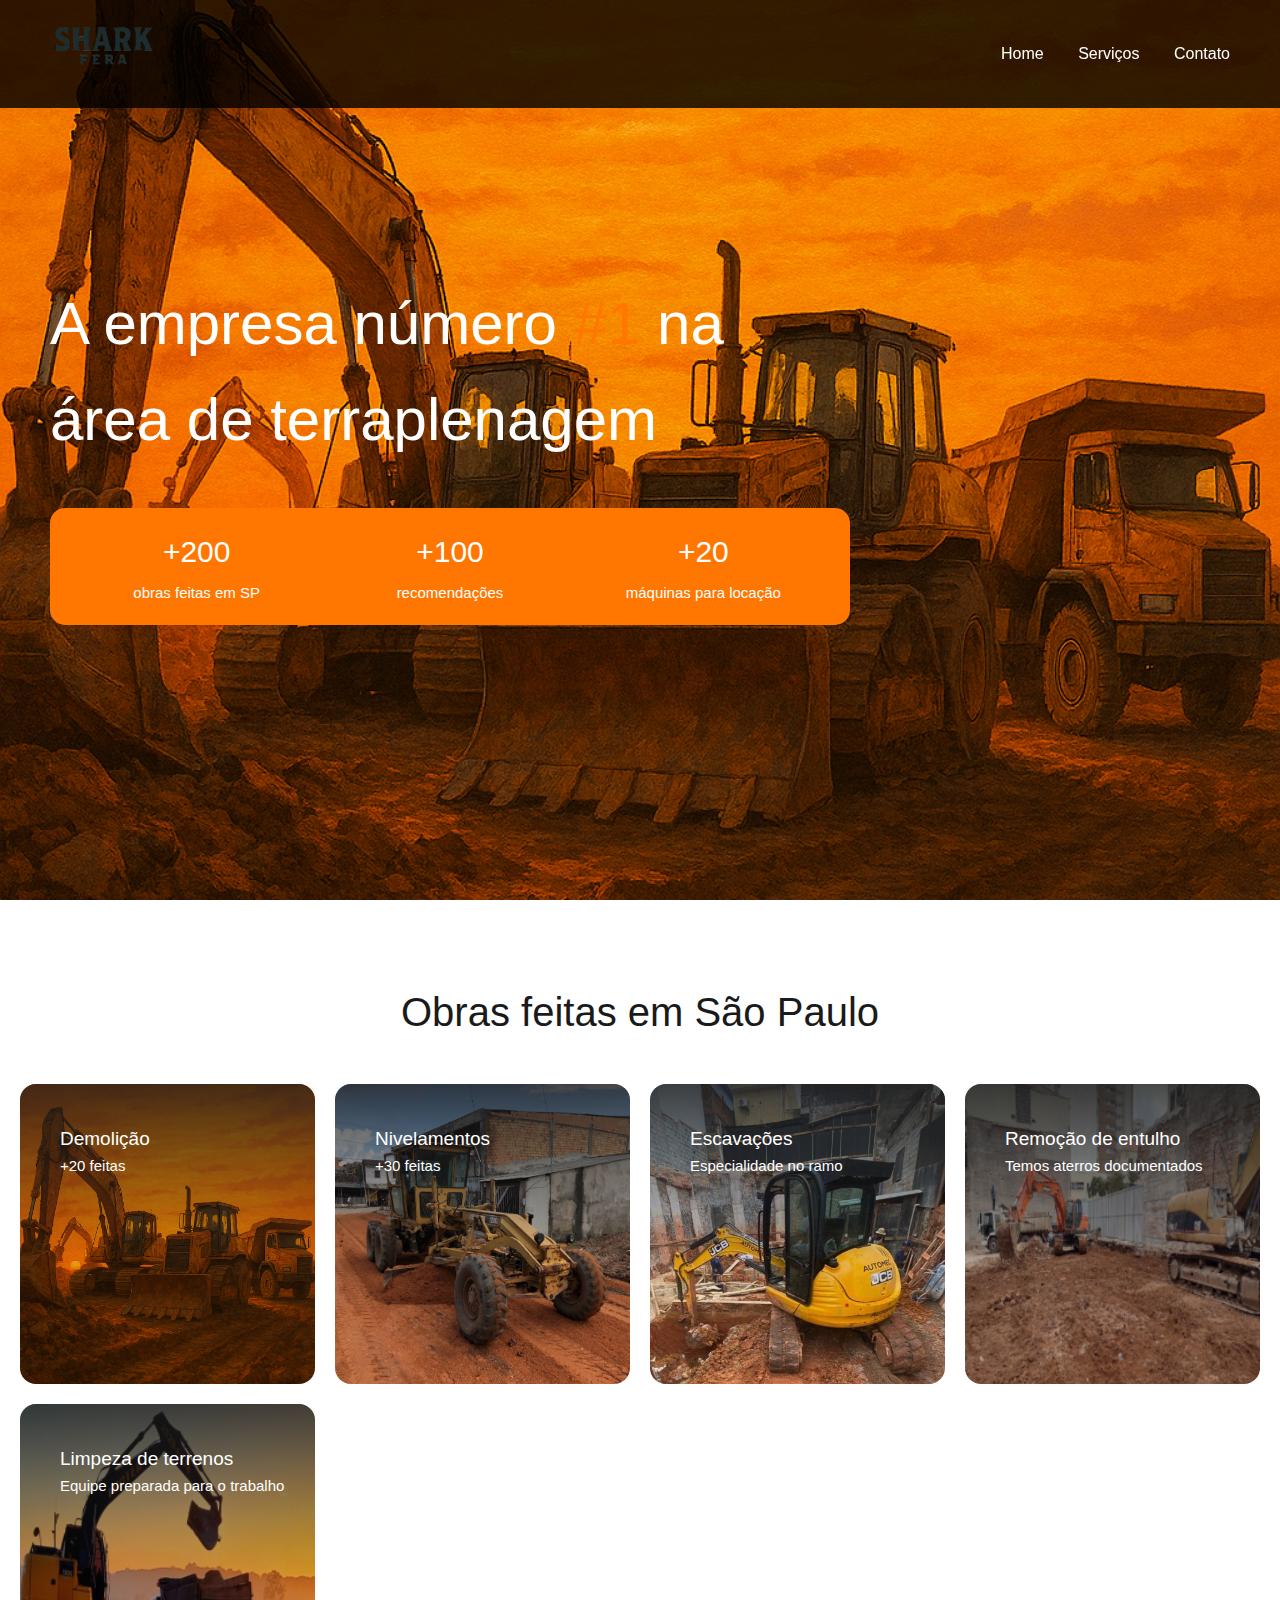
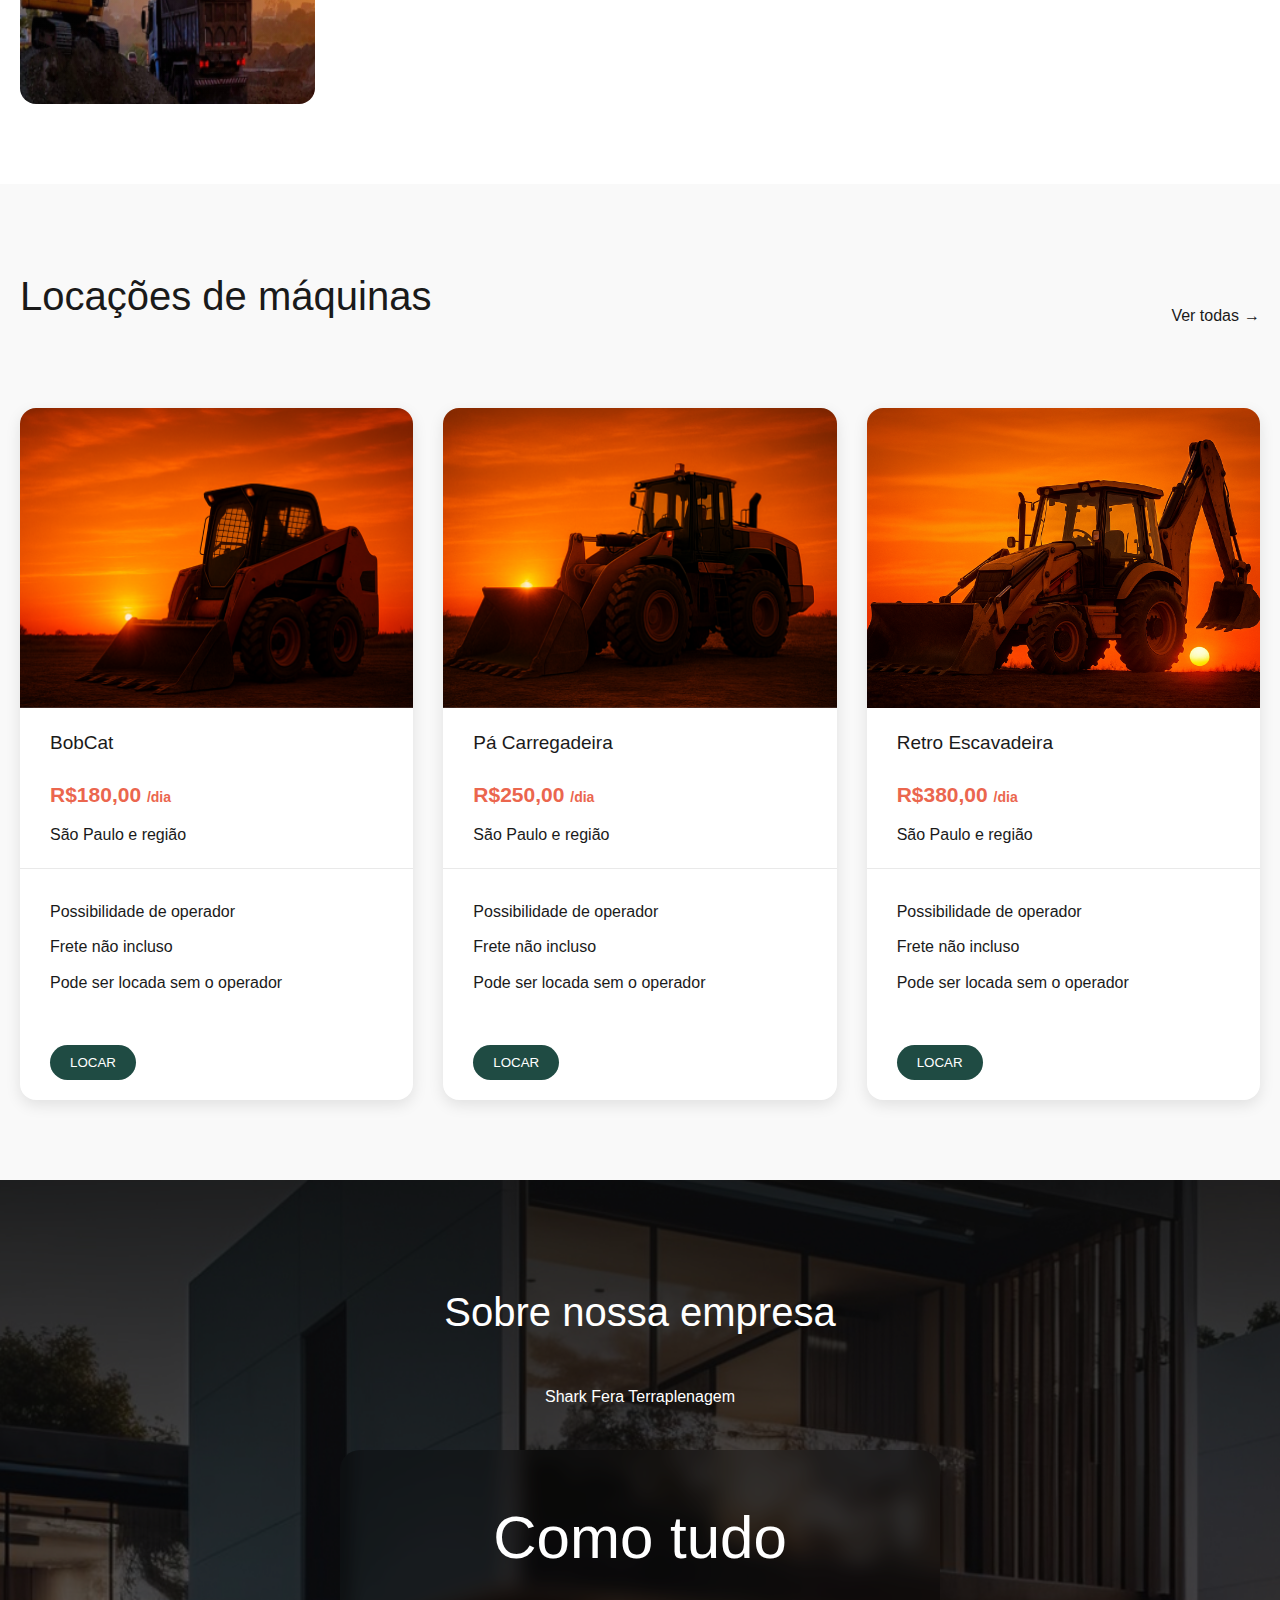
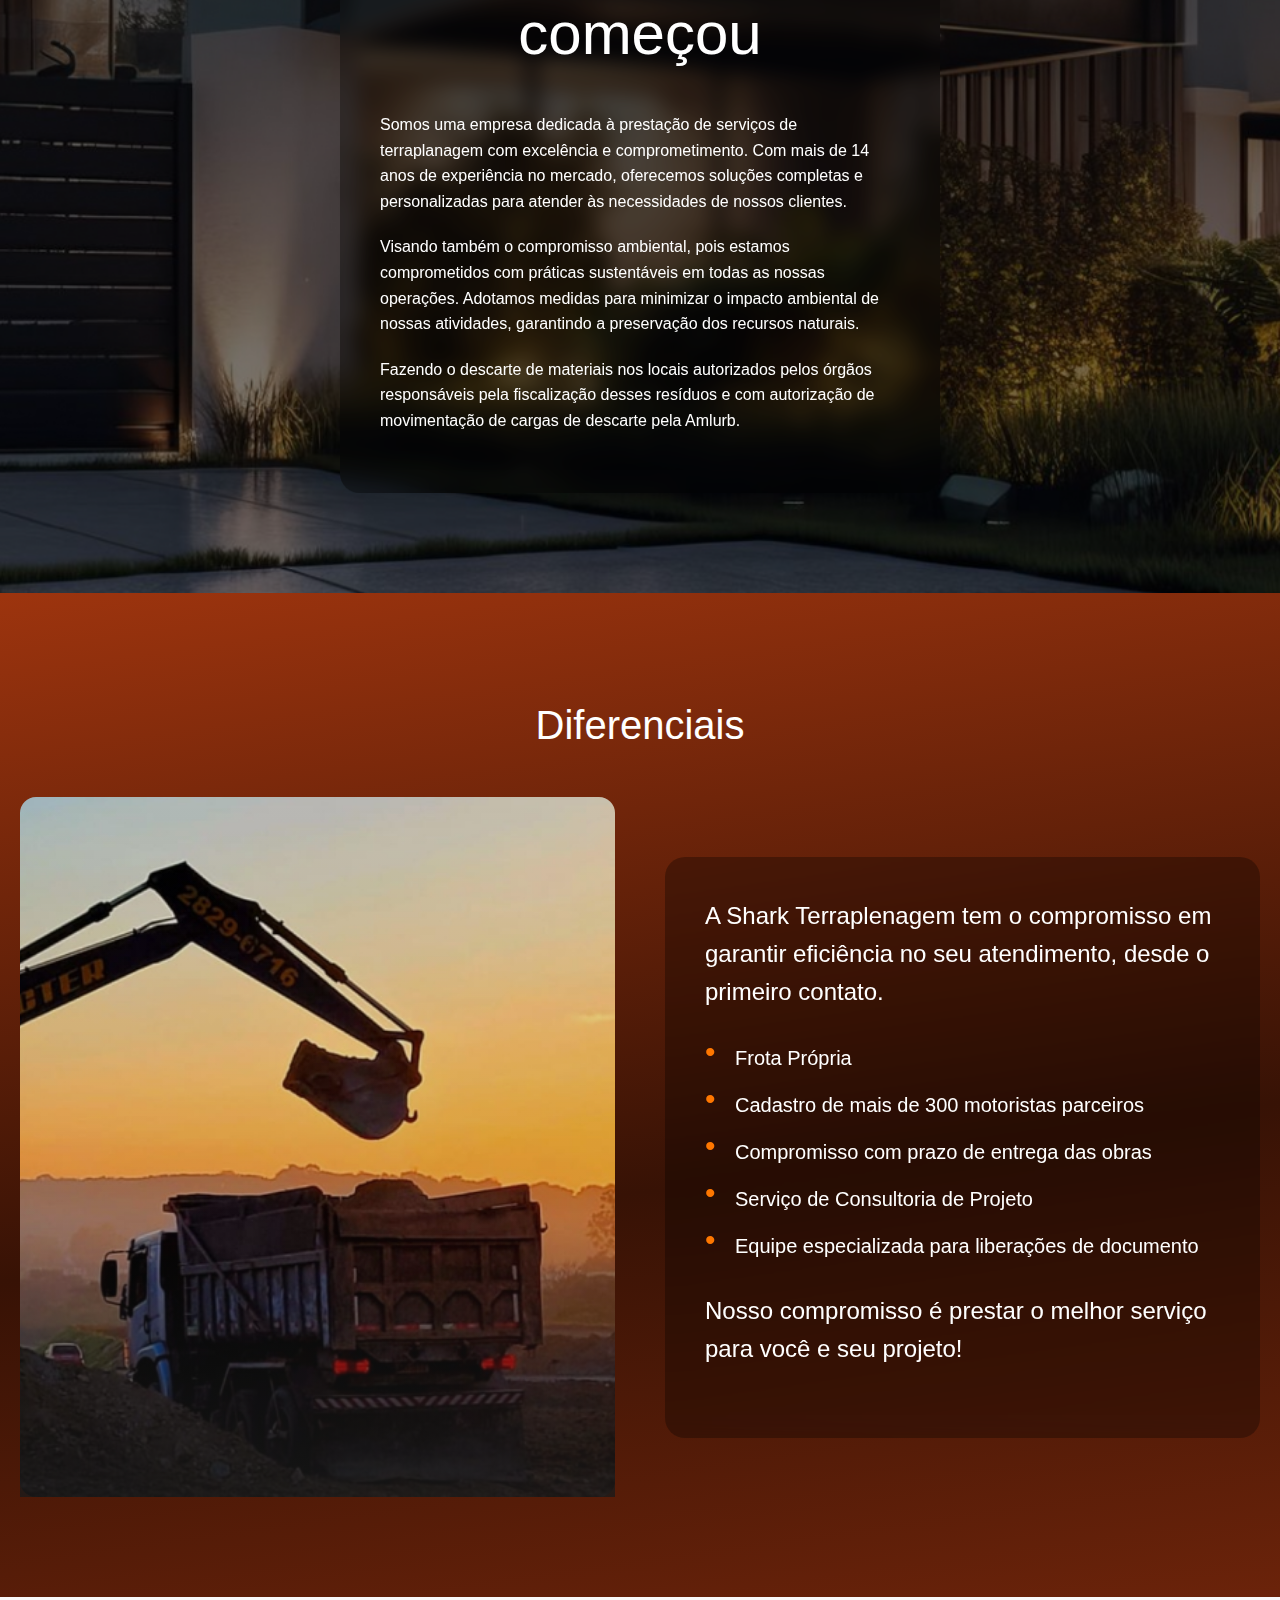
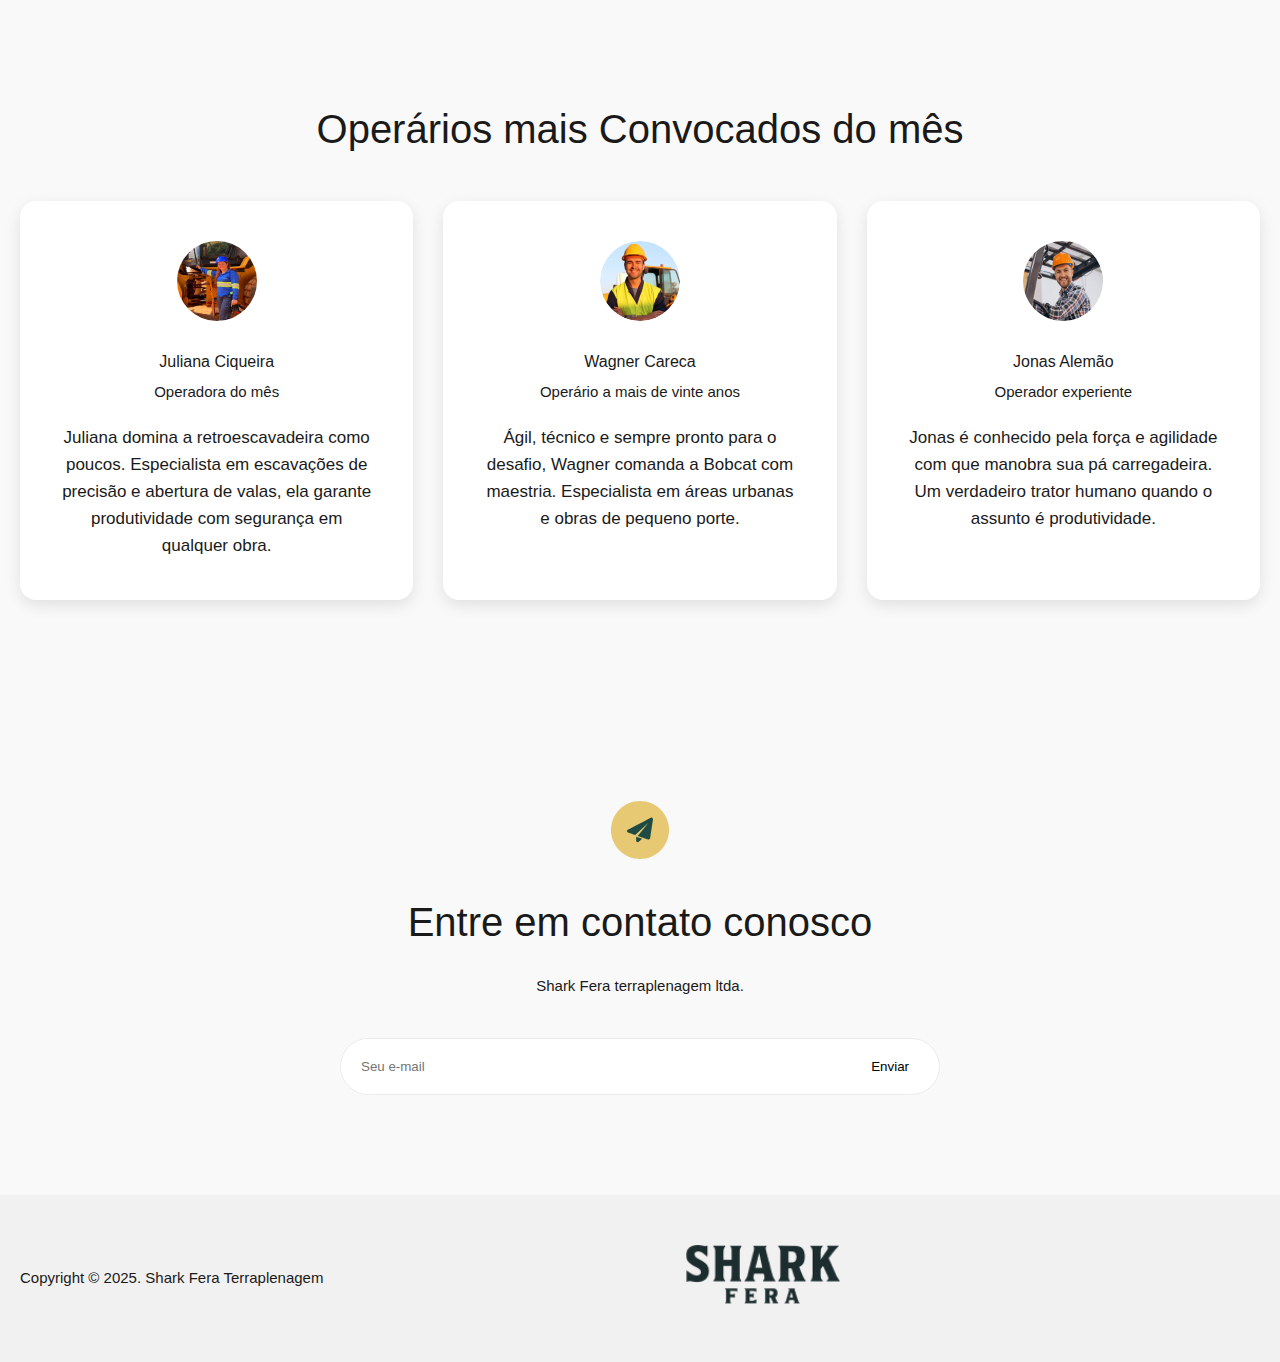
<file: htmlWork/index.html>
<!DOCTYPE html>
<html lang="pt-BR">
<head>
  <meta charset="UTF-8">
  <meta name="viewport" content="width=device-width, initial-scale=1.0">
  <title>Shark Fera Terraplenagem</title>
  <link rel="stylesheet" href="style.css">
</head>
<body>
  <header class="header">
    <div class="logo">
      <img src="shark-fera-logo-no-bg-80.png" alt="Shark Fera Logo">
    </div>
    <nav class="nav">
      <a href="#">Home</a>
      <a href="#">Serviços</a>
      <a href="#">Contato</a>
    </nav>
  </header>

  <section class="hero">
    <div class="hero-content">
      <h1>A empresa número <span>#1</span> na área de terraplenagem</h1>
      <div class="stats">
        <div class="stat-item">
          <div class="stat-number">+200</div>
          <div class="stat-label">obras feitas em SP</div>
        </div>
        <div class="stat-item">
          <div class="stat-number">+100</div>
          <div class="stat-label">recomendações</div>
        </div>
        <div class="stat-item">
          <div class="stat-number">+20</div>
          <div class="stat-label">máquinas para locação</div>
        </div>
      </div>
    </div>
  </section>

  <section class="services">
    <h2>Obras feitas em São Paulo</h2>
    <div class="services-grid">
      <div class="service-card">
        <div class="service-image" style="background-image: url('h-101-jpg0.png')"></div>
        <h3>Demolição</h3>
        <p>+20 feitas</p>
      </div>
      <div class="service-card">
        <div class="service-image" style="background-image: url('h-102-jpg0.png')"></div>
        <h3>Nivelamentos</h3>
        <p>+30 feitas</p>
      </div>
      <div class="service-card">
        <div class="service-image" style="background-image: url('h-103-jpg0.png')"></div>
        <h3>Escavações</h3>
        <p>Especialidade no ramo</p>
      </div>
      <div class="service-card">
        <div class="service-image" style="background-image: url('h-104-jpg0.png')"></div>
        <h3>Remoção de entulho</h3>
        <p>Temos aterros documentados</p>
      </div>
      <div class="service-card">
        <div class="service-image" style="background-image: url('h-105-jpg0.png')"></div>
        <h3>Limpeza de terrenos</h3>
        <p>Equipe preparada para o trabalho</p>
      </div>
    </div>
  </section>

  <section class="machines">
    <div class="section-header">
      <h2>Locações de máquinas</h2>
      <a href="#" class="view-all">Ver todas</a>
    </div>
    
    <div class="machines-grid">
      <div class="machine-card">
        <div class="machine-image" style="background-image: url('link-p-13-516-x-360-jpg0.png')"></div>
        <h3>BobCat</h3>
        <div class="price">R$180,00 <span>/dia</span></div>
        <p>São Paulo e região</p>
        <div class="details">
          <p>Possibilidade de operador</p>
          <p>Frete não incluso</p>
          <p>Pode ser locada sem o operador</p>
        </div>
        <button class="rent-btn">Locar</button>
      </div>
      
      <div class="machine-card">
        <div class="machine-image" style="background-image: url('link-p-15-516-x-360-jpg0.png')"></div>
        <h3>Pá Carregadeira</h3>
        <div class="price">R$250,00 <span>/dia</span></div>
        <p>São Paulo e região</p>
        <div class="details">
          <p>Possibilidade de operador</p>
          <p>Frete não incluso</p>
          <p>Pode ser locada sem o operador</p>
        </div>
        <button class="rent-btn">Locar</button>
      </div>
      
      <div class="machine-card">
        <div class="machine-image" style="background-image: url('link-p-16-516-x-360-jpg0.png')"></div>
        <h3>Retro Escavadeira</h3>
        <div class="price">R$380,00 <span>/dia</span></div>
        <p>São Paulo e região</p>
        <div class="details">
          <p>Possibilidade de operador</p>
          <p>Frete não incluso</p>
          <p>Pode ser locada sem o operador</p>
        </div>
        <button class="rent-btn">Locar</button>
      </div>
    </div>
  </section>

  <section class="about">
    <h2>Sobre nossa empresa</h2>
    <p class="company-name">Shark Fera Terraplenagem</p>
    
    <div class="about-content">
      <div class="about-text">
        <h3>Como tudo começou</h3>
        <p>Somos uma empresa dedicada à prestação de serviços de terraplanagem com excelência e comprometimento. Com mais de 14 anos de experiência no mercado, oferecemos soluções completas e personalizadas para atender às necessidades de nossos clientes.</p>
        <p>Visando também o compromisso ambiental, pois estamos comprometidos com práticas sustentáveis em todas as nossas operações. Adotamos medidas para minimizar o impacto ambiental de nossas atividades, garantindo a preservação dos recursos naturais.</p>
        <p>Fazendo o descarte de materiais nos locais autorizados pelos órgãos responsáveis pela fiscalização desses resíduos e com autorização de movimentação de cargas de descarte pela Amlurb.</p>
      </div>
    </div>
  </section>

  <section class="differentials">
    <h2>Diferenciais</h2>
    <div class="differentials-content">
      <div class="differentials-image"></div>
      <div class="differentials-list">
        <p>A Shark Terraplenagem tem o compromisso em garantir eficiência no seu atendimento, desde o primeiro contato.</p>
        <ul>
          <li>Frota Própria</li>
          <li>Cadastro de mais de 300 motoristas parceiros</li>
          <li>Compromisso com prazo de entrega das obras</li>
          <li>Serviço de Consultoria de Projeto</li>
          <li>Equipe especializada para liberações de documento</li>
        </ul>
        <p>Nosso compromisso é prestar o melhor serviço para você e seu projeto!</p>
      </div>
    </div>
  </section>

  <section class="team">
    <h2>Operários mais Convocados do mês</h2>
    
    <div class="team-grid">
      <div class="team-member">
        <img src="test-1-png0.png" alt="Juliana Ciqueira">
        <h3>Juliana Ciqueira</h3>
        <p class="position">Operadora do mês</p>
        <p class="description">Juliana domina a retroescavadeira como poucos. Especialista em escavações de precisão e abertura de valas, ela garante produtividade com segurança em qualquer obra.</p>
      </div>
      
      <div class="team-member">
        <img src="div-avarta1.png" alt="Wagner Careca">
        <h3>Wagner Careca</h3>
        <p class="position">Operário a mais de vinte anos</p>
        <p class="description">Ágil, técnico e sempre pronto para o desafio, Wagner comanda a Bobcat com maestria. Especialista em áreas urbanas e obras de pequeno porte.</p>
      </div>
      
      <div class="team-member">
        <img src="_6-jpg0.png" alt="Jonas Alemão">
        <h3>Jonas Alemão</h3>
        <p class="position">Operador experiente</p>
        <p class="description">Jonas é conhecido pela força e agilidade com que manobra sua pá carregadeira. Um verdadeiro trator humano quando o assunto é produtividade.</p>
      </div>
    </div>
  </section>

  <section class="contact">
    <div class="contact-icon">
      <img src="mail-2-svg1.svg" alt="Ícone de email">
    </div>
    <h2>Entre em contato conosco</h2>
    <p class="company-info">Shark Fera terraplenagem ltda.</p>
    
    <form class="contact-form">
      <input type="email" placeholder="Seu e-mail">
      <button type="submit">Enviar</button>
    </form>
  </section>

  <footer class="footer">
    <div class="footer-content">
      <div class="copyright">
        Copyright © 2025. Shark Fera Terraplenagem
      </div>
      <div class="footer-logo">
        <img src="shark-fera-logo-no-bg-90.png" alt="Shark Fera Logo">
      </div>
      <div class="social-links">
        <a href="#"><i class="fab fa-facebook"></i></a>
        <a href="#"><i class="fab fa-twitter"></i></a>
        <a href="#"><i class="fab fa-instagram"></i></a>
        <a href="#"><i class="fab fa-linkedin"></i></a>
      </div>
    </div>
  </footer>
</body>
</html>
</file>
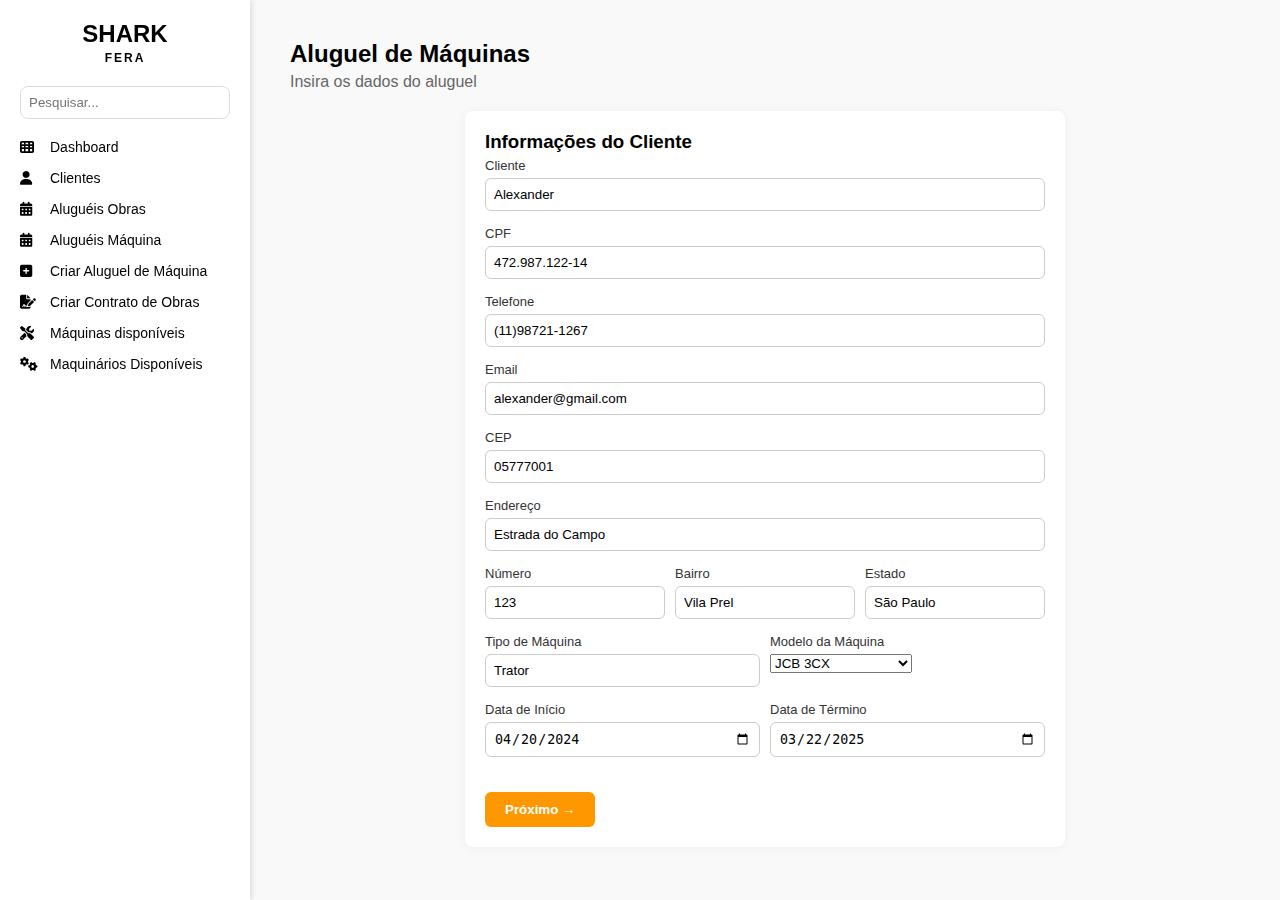
<file: AluguelMaquina/aula .html>
<!DOCTYPE html>
<html lang="pt-BR">
<head>
  <meta charset="UTF-8">
  <title>Shark Fera - Aluguel de Máquinas</title>
  <link href="https://cdnjs.cloudflare.com/ajax/libs/font-awesome/6.5.0/css/all.min.css" rel="stylesheet">
  <link rel="stylesheet" href="AluguelMaquina.css">
</head>
<body>
  <div class="barra-lateral">
    <div class="logo">
      <span>SHARK</span>
      <small>FERA</small>
    </div>
    <div class="caixa-pesquisa">
      <input type="text" placeholder="Pesquisar...">
    </div>
    <ul class="menu">
      <li><i class="fas fa-th"></i> Dashboard</li>
      <li><i class="fas fa-user"></i> Clientes</li>
      <li><i class="fas fa-calendar-alt"></i> Aluguéis Obras</li>
      <li><i class="fas fa-calendar-alt"></i> Aluguéis Máquina</li>
      <li><i class="fas fa-plus-square"></i> Criar Aluguel de Máquina</li>
      <li><i class="fas fa-file-signature"></i> Criar Contrato de Obras</li>
      <li><i class="fas fa-tools"></i> Máquinas disponíveis</li>
      <li><i class="fas fa-cogs"></i> Maquinários Disponíveis</li>
    </ul>
  </div>

  <div class="conteudo">
    <h1>Aluguel de Máquinas</h1>
    <p>Insira os dados do aluguel</p>

    <div class="cartao">
      <h3>Informações do Cliente</h3>
      <div class="grupo-formulario">
        <label>Cliente</label>
        <input type="text" value="Alexander">
      </div>
      <div class="grupo-formulario">
        <label>CPF</label>
        <input type="text" value="472.987.122-14">
      </div>
      <div class="grupo-formulario">
        <label>Telefone</label>
        <input type="text" value="(11)98721-1267">
      </div>
      <div class="grupo-formulario">
        <label>Email</label>
        <input type="email" value="alexander@gmail.com">
      </div>
      <div class="grupo-formulario">
        <label>CEP</label>
        <input type="text" value="05777001">
      </div>
      <div class="grupo-formulario">
        <label>Endereço</label>
        <input type="text" value="Estrada do Campo">
      </div>

      <div class="linha">
        <div class="grupo-formulario">
          <label>Número</label>
          <input type="text" value="123">
        </div>
        <div class="grupo-formulario">
          <label>Bairro</label>
          <input type="text" value="Vila Prel">
        </div>
        <div class="grupo-formulario">
          <label>Estado</label>
          <input type="text" value="São Paulo">
        </div>
      </div>

      <div class="linha">
        <div class="grupo-formulario">
          <label>Tipo de Máquina</label>
          <input type="text" value="Trator">
        </div>
        <div class="grupo-formulario">
          <label>Modelo da Máquina</label>
          <select>
            <option>JCB 3CX</option>
            <option>Case 580N</option>
            <option>New Holland B110C</option>
            <option>Komatsu PC210</option>
          </select>
        </div>
      </div>

      <div class="linha">
        <div class="grupo-formulario">
          <label>Data de Início</label>
          <input type="date" value="2024-04-20">
        </div>
        <div class="grupo-formulario">
          <label>Data de Término</label>
          <input type="date" value="2025-03-22">
        </div>
      </div>

      <div class="botao">
        <button>Próximo →</button>
      </div>
    </div>
  </div>
</body>
</html>
</file>
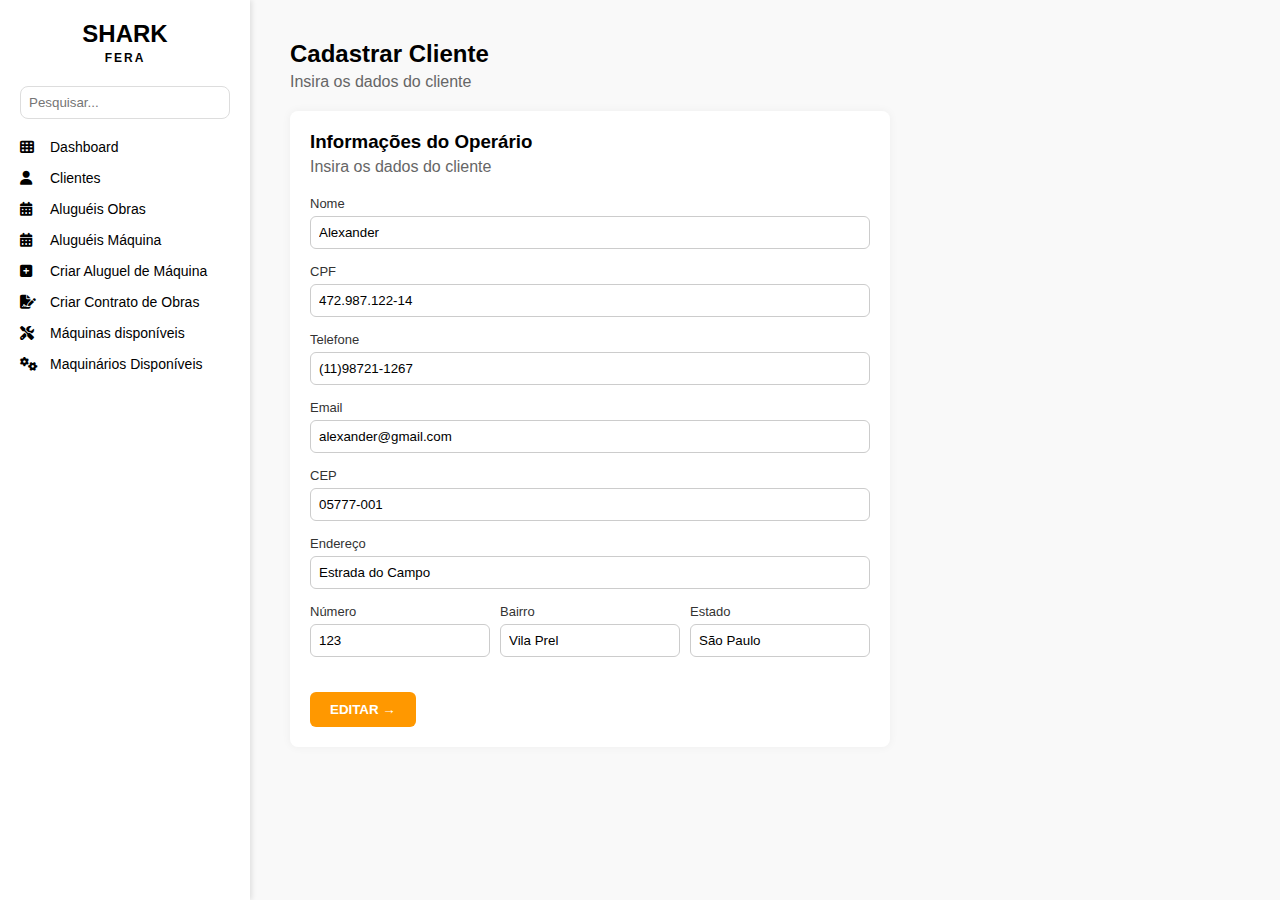
<file: cadastraCliente/cadastraCliente.html>
<!DOCTYPE html>
<html lang="pt-BR">
<head>
  <meta charset="UTF-8">
  <title>Shark Fera - Cadastro Cliente</title>
  <link href="https://cdnjs.cloudflare.com/ajax/libs/font-awesome/6.5.0/css/all.min.css" rel="stylesheet">
  <link rel="stylesheet" href="cadastraCliente.css">
</head>
<body>
  <div class="barra-lateral">
    <div class="logo">
      <span>SHARK</span>
      <small>FERA</small>
    </div>
    <div class="caixa-pesquisa">
      <input type="text" placeholder="Pesquisar...">
    </div>
    <ul class="menu">
      <li><i class="fas fa-th"></i> Dashboard</li>
      <li><i class="fas fa-user"></i> Clientes</li>
      <li><i class="fas fa-calendar-alt"></i> Aluguéis Obras</li>
      <li><i class="fas fa-calendar-alt"></i> Aluguéis Máquina</li>
      <li><i class="fas fa-plus-square"></i> Criar Aluguel de Máquina</li>
      <li><i class="fas fa-file-signature"></i> Criar Contrato de Obras</li>
      <li><i class="fas fa-tools"></i> Máquinas disponíveis</li>
      <li><i class="fas fa-cogs"></i> Maquinários Disponíveis</li>
    </ul>
  </div>

  <div class="conteudo">
    <h1>Cadastrar Cliente</h1>
    <p>Insira os dados do cliente</p>

    <div class="cartao">
      <h3>Informações do Operário</h3>
      <p>Insira os dados do cliente</p>

      <div class="grupo-formulario">
        <label>Nome</label>
        <input type="text" value="Alexander">
      </div>

      <div class="grupo-formulario">
        <label>CPF</label>
        <input type="text" value="472.987.122-14">
      </div>

      <div class="grupo-formulario">
        <label>Telefone</label>
        <input type="text" value="(11)98721-1267">
      </div>

      <div class="grupo-formulario">
        <label>Email</label>
        <input type="email" value="alexander@gmail.com">
      </div>

      <div class="grupo-formulario">
        <label>CEP</label>
        <input type="text" value="05777-001">
      </div>

      <div class="grupo-formulario">
        <label>Endereço</label>
        <input type="text" value="Estrada do Campo">
      </div>

      <div class="linha">
        <div class="grupo-formulario">
          <label>Número</label>
          <input type="text" value="123">
        </div>

        <div class="grupo-formulario">
          <label>Bairro</label>
          <input type="text" value="Vila Prel">
        </div>

        <div class="grupo-formulario">
          <label>Estado</label>
          <input type="text" value="São Paulo">
        </div>
      </div>

      <div class="botao">
        <button>EDITAR →</button>
      </div>
    </div>
  </div>
</body>
</html>
</file>
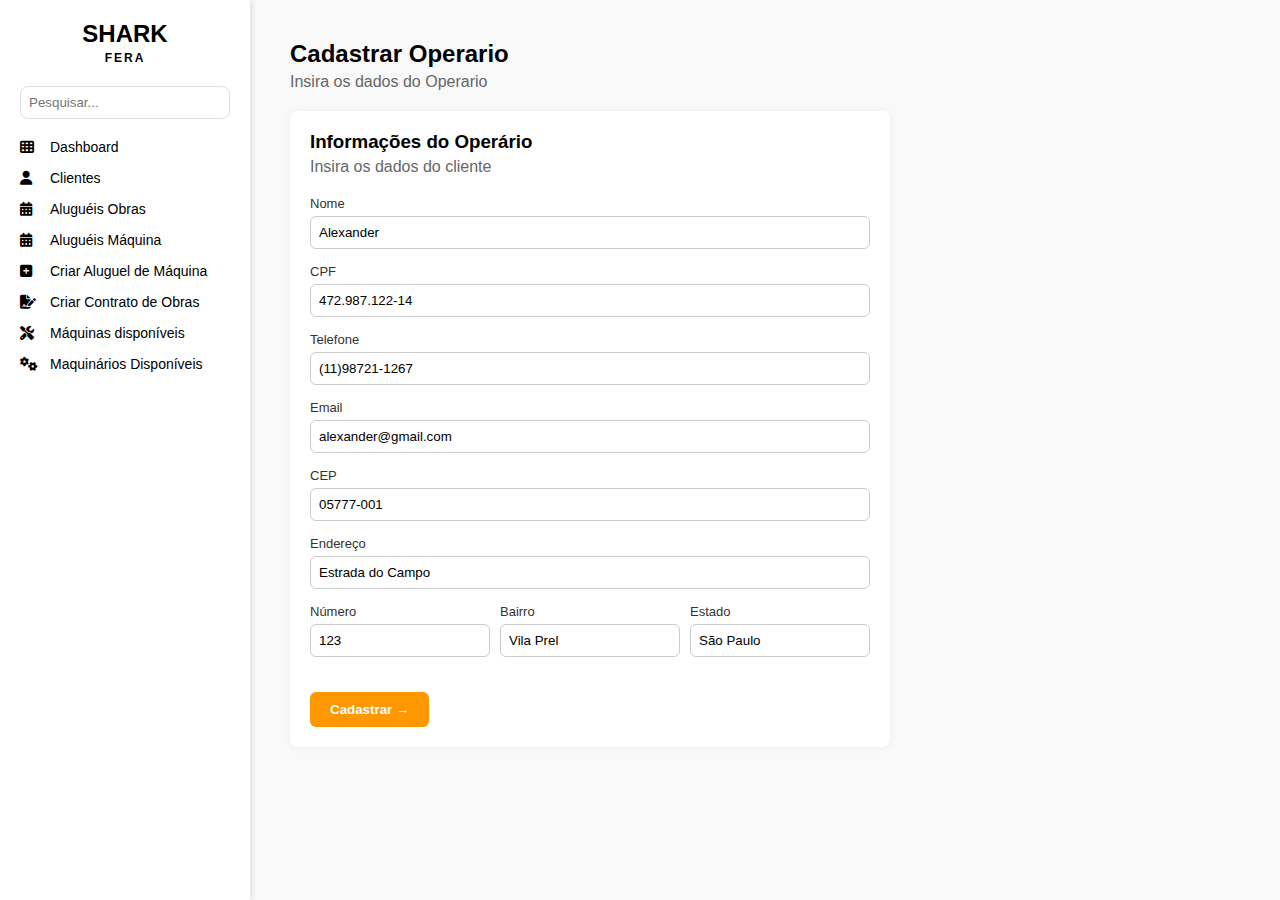
<file: cadastrarOperarios/casdatrarOP.html>
<!DOCTYPE html>
<html lang="pt-BR">
<head>
  <meta charset="UTF-8">
  <title>Shark Fera - Cadastro Operario</title>
  <link href="https://cdnjs.cloudflare.com/ajax/libs/font-awesome/6.5.0/css/all.min.css" rel="stylesheet">
  <link rel="stylesheet" href="cadastrarOP.css">
</head>
<body>
  <div class="barra-lateral">
    <div class="logo">
      <span>SHARK</span>
      <small>FERA</small>
    </div>
    <div class="caixa-pesquisa">
      <input type="text" placeholder="Pesquisar...">
    </div>
    <ul class="menu">
      <li><i class="fas fa-th"></i> Dashboard</li>
      <li><i class="fas fa-user"></i> Clientes</li>
      <li><i class="fas fa-calendar-alt"></i> Aluguéis Obras</li>
      <li><i class="fas fa-calendar-alt"></i> Aluguéis Máquina</li>
      <li><i class="fas fa-plus-square"></i> Criar Aluguel de Máquina</li>
      <li><i class="fas fa-file-signature"></i> Criar Contrato de Obras</li>
      <li><i class="fas fa-tools"></i> Máquinas disponíveis</li>
      <li><i class="fas fa-cogs"></i> Maquinários Disponíveis</li>
    </ul>
  </div>

  <div class="conteudo">
    <h1>Cadastrar Operario</h1>
    <p>Insira os dados do Operario</p>

    <div class="cartao">
      <h3>Informações do Operário</h3>
      <p>Insira os dados do cliente</p>

      <div class="grupo-formulario">
        <label>Nome</label>
        <input type="text" value="Alexander">
      </div>

      <div class="grupo-formulario">
        <label>CPF</label>
        <input type="text" value="472.987.122-14">
      </div>

      <div class="grupo-formulario">
        <label>Telefone</label>
        <input type="text" value="(11)98721-1267">
      </div>

      <div class="grupo-formulario">
        <label>Email</label>
        <input type="email" value="alexander@gmail.com">
      </div>

      <div class="grupo-formulario">
        <label>CEP</label>
        <input type="text" value="05777-001">
      </div>

      <div class="grupo-formulario">
        <label>Endereço</label>
        <input type="text" value="Estrada do Campo">
      </div>

      <div class="linha">
        <div class="grupo-formulario">
          <label>Número</label>
          <input type="text" value="123">
        </div>

        <div class="grupo-formulario">
          <label>Bairro</label>
          <input type="text" value="Vila Prel">
        </div>

        <div class="grupo-formulario">
          <label>Estado</label>
          <input type="text" value="São Paulo">
        </div>
      </div>

      <div class="botao">
        <button>Cadastrar →</button>
      </div>
    </div>
  </div>
</body>
</html>
</file>
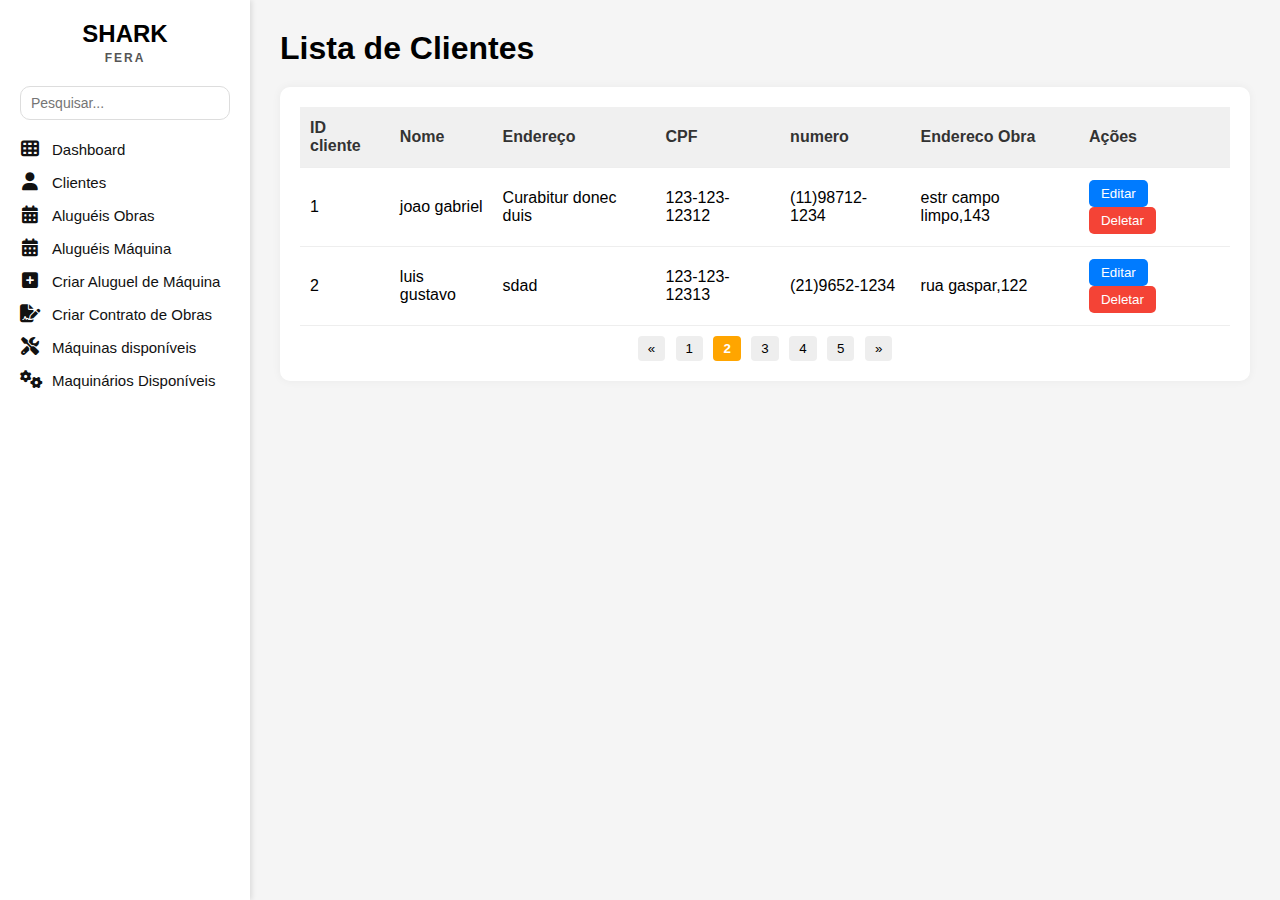
<file: clientes/clientes.html>
<!DOCTYPE html>
<html lang="pt-BR">
<head>
  <meta charset="UTF-8">
  <title>Shark Fera - Lista de Clientes</title>
  <link rel="stylesheet" href="clientes.css">
  <link href="https://cdnjs.cloudflare.com/ajax/libs/font-awesome/6.5.0/css/all.min.css" rel="stylesheet">
</head>
<body>
  <div class="barra-lateral">
    <div class="logo">
      <span>SHARK</span>
      <small>FERA</small>
    </div>
    <div class="caixa-pesquisa">
      <input type="text" placeholder="Pesquisar...">
    </div>
    <ul class="menu">
      <li><i class="fas fa-th"></i> Dashboard</li>
      <li><i class="fas fa-user"></i> Clientes</li>
      <li><i class="fas fa-calendar-alt"></i> Aluguéis Obras</li>
      <li><i class="fas fa-calendar-alt"></i> Aluguéis Máquina</li>
      <li><i class="fas fa-plus-square"></i> Criar Aluguel de Máquina</li>
      <li><i class="fas fa-file-signature"></i> Criar Contrato de Obras</li>
      <li><i class="fas fa-tools"></i> Máquinas disponíveis</li>
      <li><i class="fas fa-cogs"></i> Maquinários Disponíveis</li>
    </ul>
  </div>

  <div class="conteudo">
    <h1>Lista de Clientes</h1>

    <div class="tabela-container">
      <table class="tabela-operarios">
        <thead>
          <tr>
            <th>ID cliente</th>
            <th>Nome</th>
            <th>Endereço</th>
            <th>CPF</th>
            
            <th>numero</th>
            <th>Endereco Obra</th>
            <th>Ações</th>
          </tr>
        </thead>
        <tbody>
          <tr>
            <td>1</td>
            <td>joao gabriel</td>
            <td>Curabitur donec duis</td>
            <td>123-123-12312</td>
            <td class=>(11)98712-1234</td>
            <td>estr campo limpo,143</td>
           
            <td>
              <button class="botao-editar">Editar</button>
              <button class="botao-deletar">Deletar</button>
            </td>
          </tr>
          <tr>
            <td>2</td>
            <td>luis gustavo</td>
            <td>sdad</td>
            <td>123-123-12313</td>
           
            <td>(21)9652-1234</td>
            <td>rua gaspar,122</td>
            <td>
              <button class="botao-editar">Editar</button>
              <button class="botao-deletar">Deletar</button>
            </td>
          </tr>
   
        </tbody>
      </table>

      <div class="paginacao">
        <button>&laquo;</button>
        <button>1</button>
        <button class="ativo">2</button>
        <button>3</button>
        <button>4</button>
        <button>5</button>
        <button>&raquo;</button>
      </div>
    </div>
  </div>
</body>
</html>
</file>
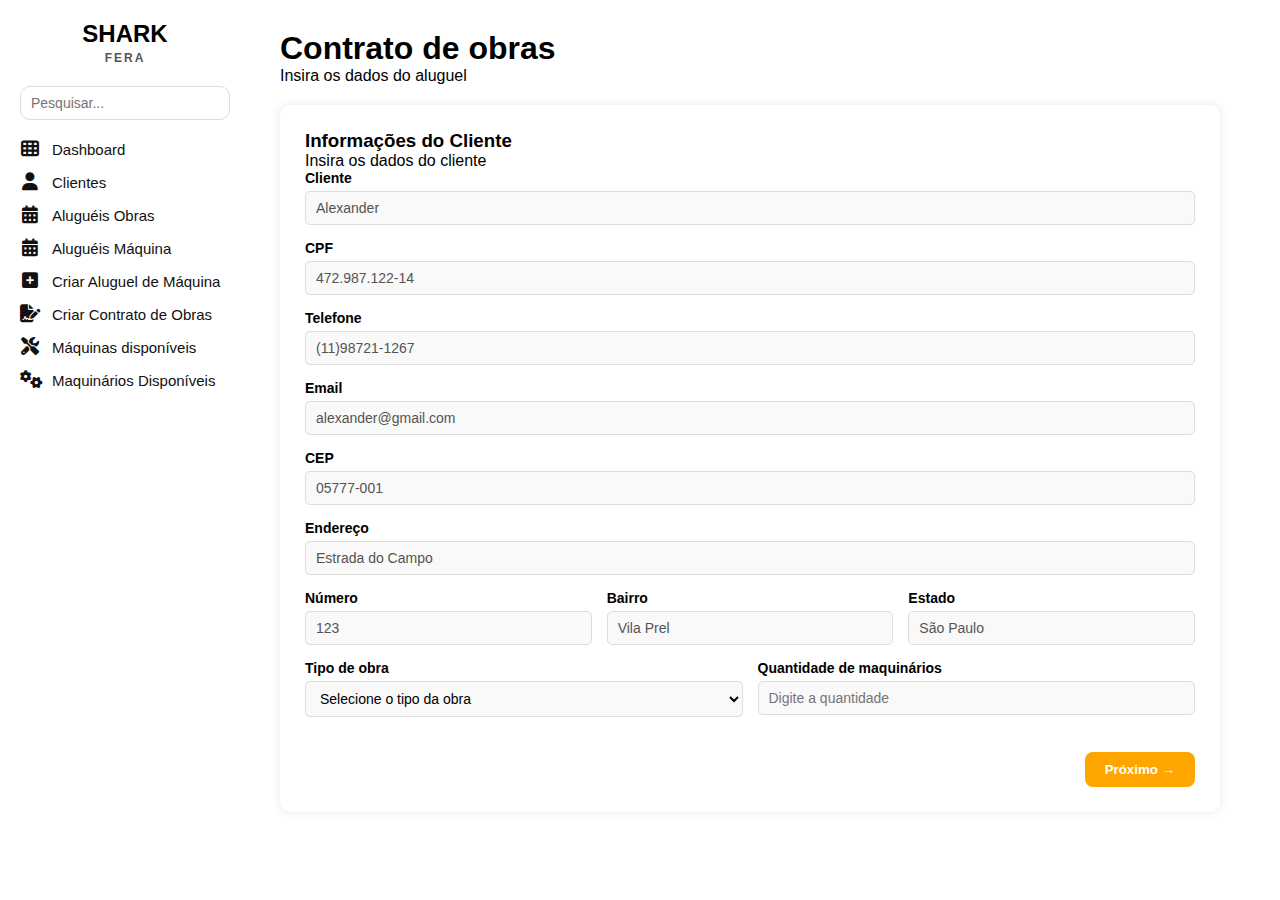
<file: criar contratos/criarContratos.html>
<!DOCTYPE html>
<html lang="pt-BR">
<head>
  <meta charset="UTF-8">
  <title>Shark Fera - Contrato de Obras</title>
  <link href="https://cdnjs.cloudflare.com/ajax/libs/font-awesome/6.5.0/css/all.min.css" rel="stylesheet">
  <link rel="stylesheet" href="criarContratos.css">
</head>
<body>
  <div class="barra-lateral">
    <div class="logo">
      <span>SHARK</span>
      <small>FERA</small>
    </div>
    <div class="caixa-pesquisa">
      <input type="text" placeholder="Pesquisar...">
    </div>
    <ul class="menu">
      <li><i class="fas fa-th"></i> Dashboard</li>
      <li><i class="fas fa-user"></i> Clientes</li>
      <li><i class="fas fa-calendar-alt"></i> Aluguéis Obras</li>
      <li><i class="fas fa-calendar-alt"></i> Aluguéis Máquina</li>
      <li><i class="fas fa-plus-square"></i> Criar Aluguel de Máquina</li>
      <li><i class="fas fa-file-signature"></i> Criar Contrato de Obras</li>
      <li><i class="fas fa-tools"></i> Máquinas disponíveis</li>
      <li><i class="fas fa-cogs"></i> Maquinários Disponíveis</li>
    </ul>
  </div>

  <div class="conteudo">
    <h1>Contrato de obras</h1>
    <p>Insira os dados do aluguel</p>

    <div class="pagina-contrato">
      <div class="cartao">
        <h3>Informações do Cliente</h3>
        <p>Insira os dados do cliente</p>

        <div class="grupo-formulario">
          <label>Cliente</label>
          <input type="text" value="Alexander" disabled>
        </div>

        <div class="grupo-formulario">
          <label>CPF</label>
          <input type="text" value="472.987.122-14" disabled>
        </div>

        <div class="grupo-formulario">
          <label>Telefone</label>
          <input type="text" value="(11)98721-1267" disabled>
        </div>

        <div class="grupo-formulario">
          <label>Email</label>
          <input type="email" value="alexander@gmail.com" disabled>
        </div>

        <div class="grupo-formulario">
          <label>CEP</label>
          <input type="text" value="05777-001" disabled>
        </div>

        <div class="grupo-formulario">
          <label>Endereço</label>
          <input type="text" value="Estrada do Campo" disabled>
        </div>

        <div class="linha">
          <div class="grupo-formulario">
            <label>Número</label>
            <input type="text" value="123" disabled>
          </div>

          <div class="grupo-formulario">
            <label>Bairro</label>
            <input type="text" value="Vila Prel" disabled>
          </div>

          <div class="grupo-formulario">
            <label>Estado</label>
            <input type="text" value="São Paulo" disabled>
          </div>
        </div>

        <div class="linha">
            <div class="grupo-formulario">
              <label>Tipo de obra</label>
              <select>
                <option>Selecione o tipo da obra</option>
                <option>Demolição</option>
                <option>Pavimentação</option>
                <option>Terraplanagem</option>
                <option>Transporte de Resíduos</option>
                <option>Drenagem</option>
                <option>Limpeza de terrenos</option>
              </select>
            </div>
          
            <div class="grupo-formulario">
              <label>Quantidade de maquinários</label>
              <input type="number" placeholder="Digite a quantidade">
            </div>
          </div>
          
          

        <div class="botao">
          <button>Próximo →</button>
        </div>
      </div>
    </div>
  </div>
</body>
</html>
</file>
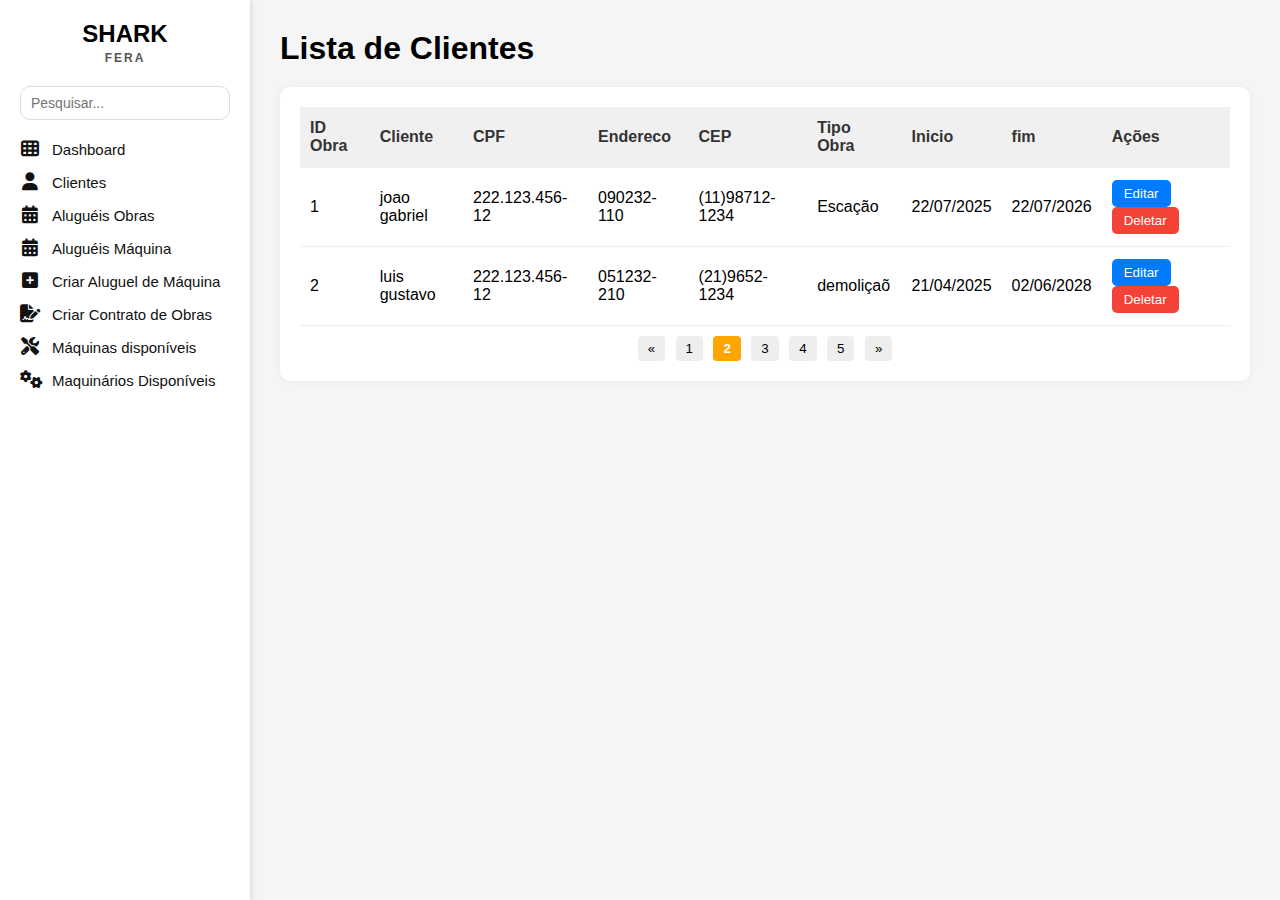
<file: listaObras/listaObras.html>
<!DOCTYPE html>
<html lang="pt-BR">
<head>
  <meta charset="UTF-8">
  <title>Shark Fera - Lista de Clientes</title>
  <link rel="stylesheet" href="listraObras.css">
  <link href="https://cdnjs.cloudflare.com/ajax/libs/font-awesome/6.5.0/css/all.min.css" rel="stylesheet">
</head>
<body>
  <div class="barra-lateral">
    <div class="logo">
      <span>SHARK</span>
      <small>FERA</small>
    </div>
    <div class="caixa-pesquisa">
      <input type="text" placeholder="Pesquisar...">
    </div>
    <ul class="menu">
      <li><i class="fas fa-th"></i> Dashboard</li>
      <li><i class="fas fa-user"></i> Clientes</li>
      <li><i class="fas fa-calendar-alt"></i> Aluguéis Obras</li>
      <li><i class="fas fa-calendar-alt"></i> Aluguéis Máquina</li>
      <li><i class="fas fa-plus-square"></i> Criar Aluguel de Máquina</li>
      <li><i class="fas fa-file-signature"></i> Criar Contrato de Obras</li>
      <li><i class="fas fa-tools"></i> Máquinas disponíveis</li>
      <li><i class="fas fa-cogs"></i> Maquinários Disponíveis</li>
    </ul>
  </div>

  <div class="conteudo">
    <h1>Lista de Clientes</h1>

    <div class="tabela-container">
      <table class="tabela-operarios">
        <thead>
          <tr>
            <th>ID Obra</th>
            <th>Cliente</th>
            <th>CPF</th>
            <th>Endereco</th>
            
            <th>CEP</th>
            <th>Tipo Obra</th>
            <th>Inicio </th>
            <th>fim</th>
            <th>Ações</th>
          </tr>
        </thead>
        <tbody>
          <tr>
            <td>1</td>
            <td>joao gabriel</td>
            <td>222.123.456-12</td>
            <td>090232-110</td>
            <td class=>(11)98712-1234</td>
            <td>Escação</td>
            <td>22/07/2025</td>
            <td>22/07/2026</td>
           
           
            <td>
              <button class="botao-editar">Editar</button>
              <button class="botao-deletar">Deletar</button>
            </td>
          </tr>
          <tr>
            <td>2</td>
            <td>luis gustavo</td>
            <td>222.123.456-12</td>
            <td>051232-210</td>
           
            <td>(21)9652-1234</td>
            <td>demoliçaõ</td>
            <td>21/04/2025</td>
            <td>02/06/2028</td>
            
            <td>
              <button class="botao-editar">Editar</button>
              <button class="botao-deletar">Deletar</button>
            </td>
          </tr>
   
        </tbody>
      </table>

      <div class="paginacao">
        <button>&laquo;</button>
        <button>1</button>
        <button class="ativo">2</button>
        <button>3</button>
        <button>4</button>
        <button>5</button>
        <button>&raquo;</button>
      </div>
    </div>
  </div>
</body>
</html>
</file>
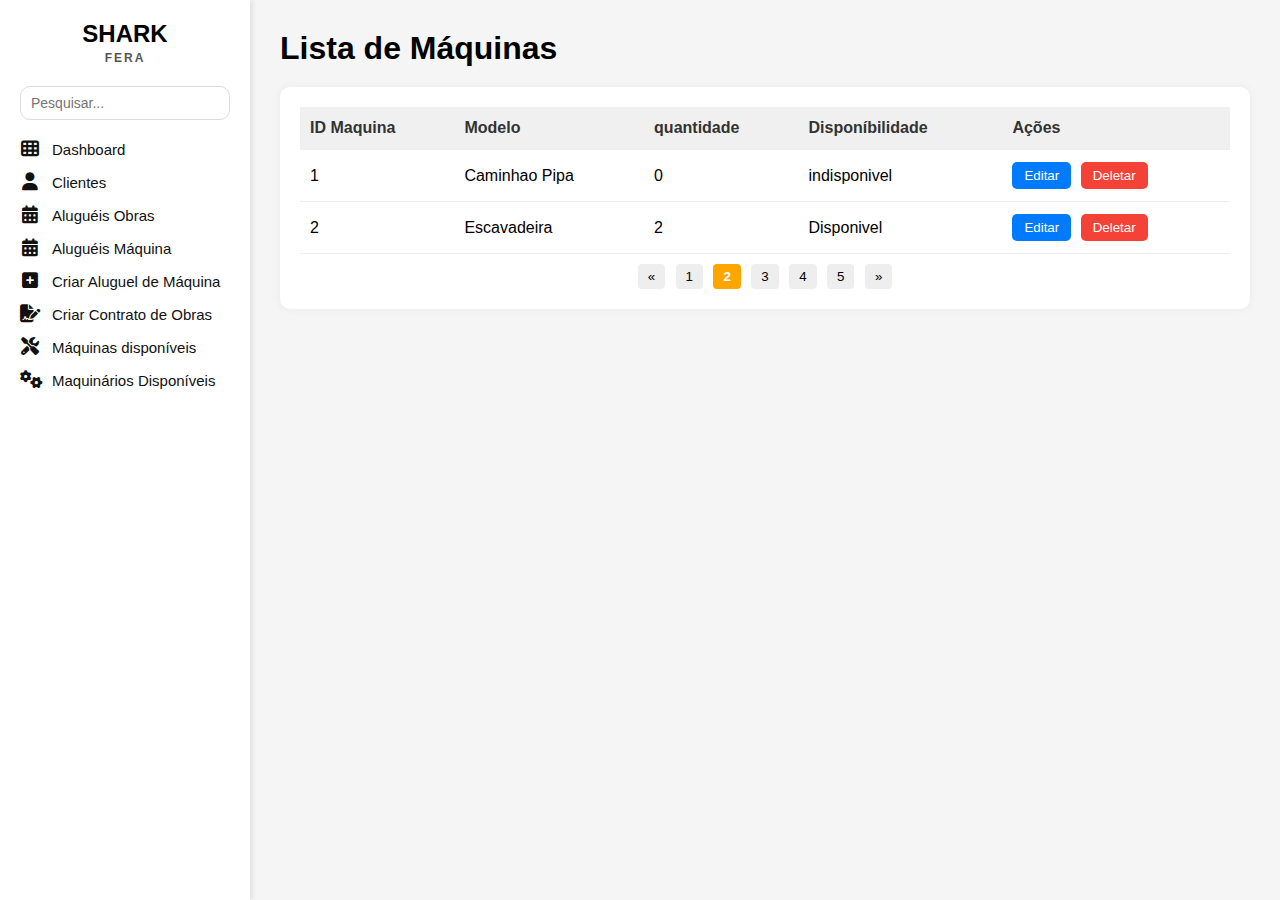
<file: Maquinas/obras.html>
<!DOCTYPE html>
<html lang="pt-BR">
<head>
  <meta charset="UTF-8">
  <title>Shark Fera - Lista de Operários</title>
  <link rel="stylesheet" href="obras.css">
  <link href="https://cdnjs.cloudflare.com/ajax/libs/font-awesome/6.5.0/css/all.min.css" rel="stylesheet">
</head>
<body>
  <div class="barra-lateral">
    <div class="logo">
      <span>SHARK</span>
      <small>FERA</small>
    </div>
    <div class="caixa-pesquisa">
      <input type="text" placeholder="Pesquisar...">
    </div>
    <ul class="menu">
      <li><i class="fas fa-th"></i> Dashboard</li>
      <li><i class="fas fa-user"></i> Clientes</li>
      <li><i class="fas fa-calendar-alt"></i> Aluguéis Obras</li>
      <li><i class="fas fa-calendar-alt"></i> Aluguéis Máquina</li>
      <li><i class="fas fa-plus-square"></i> Criar Aluguel de Máquina</li>
      <li><i class="fas fa-file-signature"></i> Criar Contrato de Obras</li>
      <li><i class="fas fa-tools"></i> Máquinas disponíveis</li>
      <li><i class="fas fa-cogs"></i> Maquinários Disponíveis</li>
    </ul>
  </div>

  <div class="conteudo">
    <h1>Lista de Máquinas</h1>

    <div class="tabela-container">
      <table class="tabela-operarios">
        <thead>
          <tr>
            <th>ID Maquina</th>
            <th>Modelo</th>
            <th>quantidade</th>
          
            <th>Disponíbilidade</th>
            
            
            <th>Ações</th>
          </tr>
        </thead>
        <tbody>
          <tr>
            <td>1</td>
            <td>Caminhao Pipa</td>
            <td>0</td>
            <td class="indisponivel">indisponivel</td>
          
            <td>
              <button class="botao-editar">Editar</button>
              <button class="botao-deletar">Deletar</button>
            </td>
          </tr>
          <tr>
            <td>2</td>
            <td>Escavadeira</td>
            <td>2</td>
            <td>Disponivel</td>
            
            <td>
              <button class="botao-editar">Editar</button>
              <button class="botao-deletar">Deletar</button>
            </td>
          </tr>
          <!-- Add-->
        </tbody>
      </table>

      <div class="paginacao">
        <button>&laquo;</button>
        <button>1</button>
        <button class="ativo">2</button>
        <button>3</button>
        <button>4</button>
        <button>5</button>
        <button>&raquo;</button>
      </div>
    </div>
  </div>
</body>
</html>
</file>
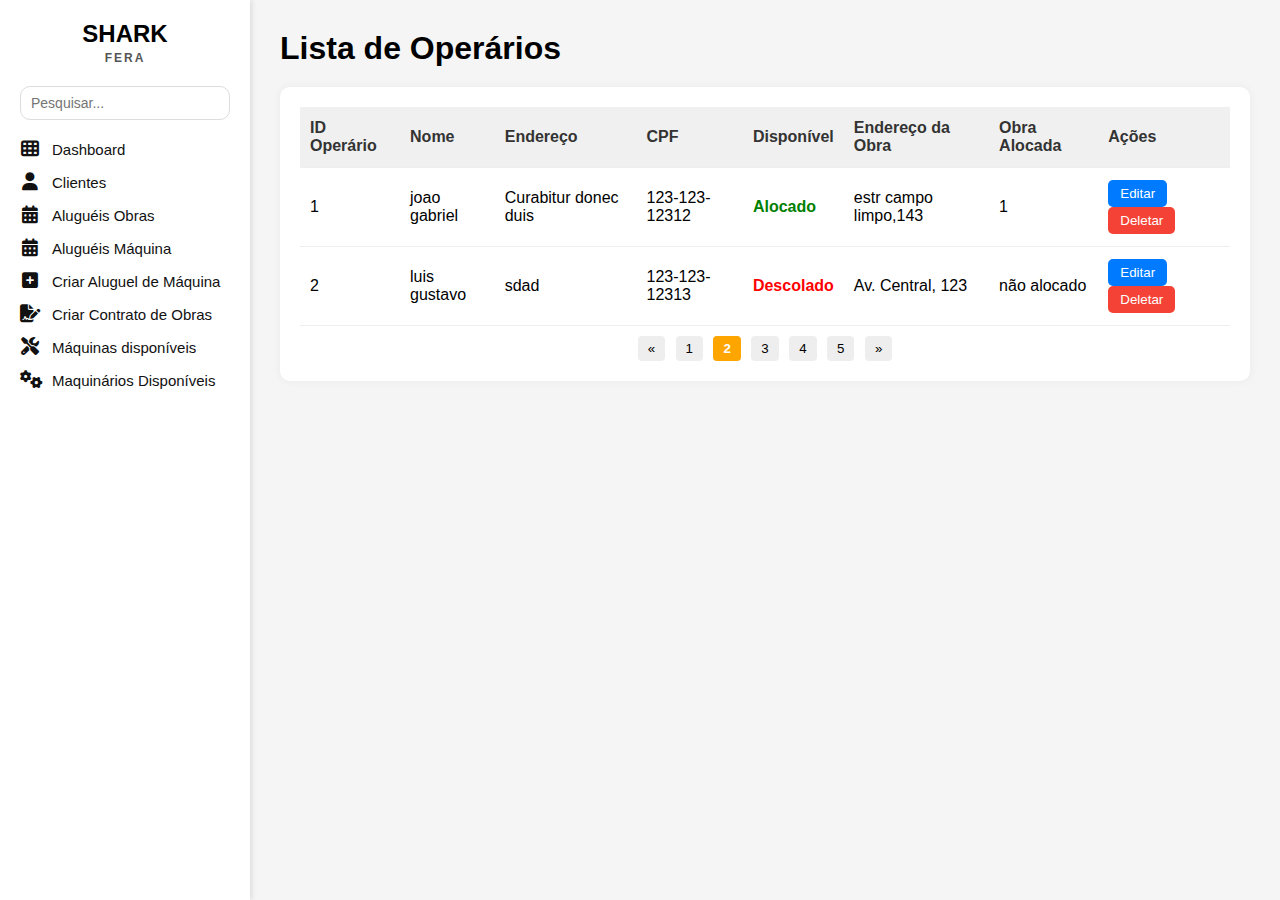
<file: Operarios/Operarios.html>
<!DOCTYPE html>
<html lang="pt-BR">
<head>
  <meta charset="UTF-8">
  <title>Shark Fera - Lista de Operários</title>
  <link rel="stylesheet" href="aluguel.css">
  <link href="https://cdnjs.cloudflare.com/ajax/libs/font-awesome/6.5.0/css/all.min.css" rel="stylesheet">
</head>
<body>
  <div class="barra-lateral">
    <div class="logo">
      <span>SHARK</span>
      <small>FERA</small>
    </div>
    <div class="caixa-pesquisa">
      <input type="text" placeholder="Pesquisar...">
    </div>
    <ul class="menu">
      <li><i class="fas fa-th"></i> Dashboard</li>
      <li><i class="fas fa-user"></i> Clientes</li>
      <li><i class="fas fa-calendar-alt"></i> Aluguéis Obras</li>
      <li><i class="fas fa-calendar-alt"></i> Aluguéis Máquina</li>
      <li><i class="fas fa-plus-square"></i> Criar Aluguel de Máquina</li>
      <li><i class="fas fa-file-signature"></i> Criar Contrato de Obras</li>
      <li><i class="fas fa-tools"></i> Máquinas disponíveis</li>
      <li><i class="fas fa-cogs"></i> Maquinários Disponíveis</li>
    </ul>
  </div>

  <div class="conteudo">
    <h1>Lista de Operários</h1>

    <div class="tabela-container">
      <table class="tabela-operarios">
        <thead>
          <tr>
            <th>ID Operário</th>
            <th>Nome</th>
            <th>Endereço</th>
            <th>CPF</th>
            <th>Disponível</th>
            <th>Endereço da Obra</th>
            <th>Obra Alocada</th>
            <th>Ações</th>
          </tr>
        </thead>
        <tbody>
          <tr>
            <td>1</td>
            <td>joao gabriel</td>
            <td>Curabitur donec duis</td>
            <td>123-123-12312</td>
            <td class="status alocado">Alocado</td>
            <td>estr campo limpo,143</td>
            <td>1</td>
            <td>
              <button class="botao-editar">Editar</button>
              <button class="botao-deletar">Deletar</button>
            </td>
          </tr>
          <tr>
            <td>2</td>
            <td>luis gustavo</td>
            <td>sdad</td>
            <td>123-123-12313</td>
            <td class="status descolado">Descolado</td>
            <td>Av. Central, 123</td>
            <td>não alocado</td>
            <td>
              <button class="botao-editar">Editar</button>
              <button class="botao-deletar">Deletar</button>
            </td>
          </tr>
          <!-- Adicione mais linhas conforme necessário -->
        </tbody>
      </table>

      <div class="paginacao">
        <button>&laquo;</button>
        <button>1</button>
        <button class="ativo">2</button>
        <button>3</button>
        <button>4</button>
        <button>5</button>
        <button>&raquo;</button>
      </div>
    </div>
  </div>
</body>
</html>
</file>
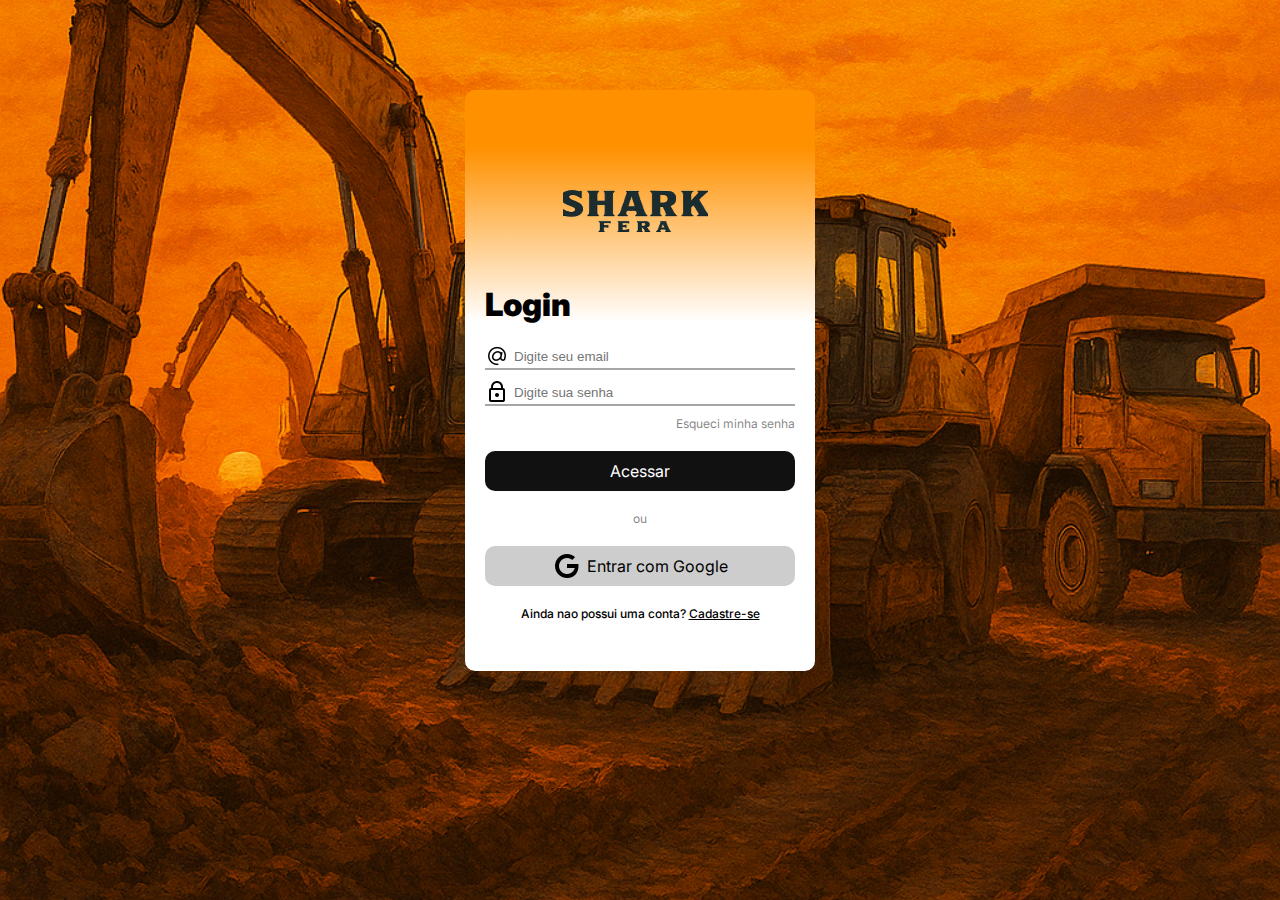
<file: PaginaLoginAdm/login.html>
<!DOCTYPE html>
<html lang="pt-br">
<head>
    <meta charset="UTF-8">
    <meta name="viewport" content="width=device-width, initial-scale=1.0">
    <title>Logar</title>
    <link rel="stylesheet" href="style.css">
</head>
<body>
    <div class="login">
        <img class="img-logo" src="./logo.svg" alt="Logo Shark Fera cinza">

        <h1 class="login-h1">Login</h1>

        <div class="input-email">
            <img src="./icons8-arroba-24.png" alt="Arroba">
            <input type="email" name="email" id="email" placeholder="Digite seu email">
        </div>

        <div class="input-senha">
            <img src="./icons8-cadeado-24.png" alt="Cadeado">
            <input type="password" name="password" id="password" placeholder="Digite sua senha">
        </div>

        <p class="basico-texto">Esqueci minha senha</p>

        <a class="acessar-link" href="#">Acessar</a>

        <p class="basico-texto" id="ou">ou</p>

        <div class="google-link">
            <img src="./icons8-google-logo-30.png" alt="Google logo">
            <p class="google-texto">Entrar com Google</p>
        </div>

        <p class="cadastro-texto">Ainda nao possui uma conta? <u>Cadastre-se</u></p>
    </div>
</body>
</html>
</file>
<file: AluguelMaquina/AluguelMaquina.css>
* {
    margin: 0;
    padding: 0;
    box-sizing: border-box;
}

body {
    font-family: Arial, sans-serif;
    display: flex;
    background-color: #f9f9f9;
    flex-wrap: wrap; 
}

.barra-lateral {
    width: 250px;
    background-color: #fff;
    height: 100vh;
    padding: 20px;
    box-shadow: 2px 0 5px rgba(0, 0, 0, 0.1);
    position: fixed;
    top: 0;
    left: 0;
    transition: all 0.3s ease;
}

.logo {
    text-align: center;
    font-weight: bold;
}

.logo span {
    display: block;
    font-size: 24px;
}

.logo small {
    font-size: 12px;
    letter-spacing: 2px;
}

.caixa-pesquisa {
    margin: 20px 0;
}

.caixa-pesquisa input {
    width: 100%;
    padding: 8px;
    border-radius: 8px;
    border: 1px solid #ddd;
}

.menu {
    list-style: none;
    padding: 0;
    margin: 0;
}

.menu li {
    margin: 15px 0;
    display: flex;
    align-items: center;
    gap: 10px;
    font-size: 14px;
    cursor: pointer;
}

.menu li i {
    width: 20px;
}

.conteudo {
    flex: 1;
    padding: 40px;
    margin-left: 250px; 
    transition: margin-left 0.3s ease;
}

.conteudo h1 {
    font-size: 24px;
    margin-bottom: 5px;
}

.conteudo p {
    color: #666;
    margin-bottom: 20px;
}

.cartao {
    background-color: rgb(255, 255, 255);
    padding: 20px;
    border-radius: 8px;
    box-shadow: 0 0 10px rgba(0, 0, 0, 0.05);
    max-width: 600px;
    margin: 0 auto;
}

.cartao h3 {
    margin-bottom: 5px;
}

.grupo-formulario {
    margin-bottom: 15px;
}

.grupo-formulario label {
    display: block;
    font-size: 13px;
    margin-bottom: 5px;
    color: #333;
}

.grupo-formulario input {
    width: 100%;
    padding: 8px;
    border: 1px solid #ccc;
    border-radius: 6px;
}

.linha {
    display: flex;
    gap: 10px;
}

.linha .grupo-formulario {
    flex: 1;
}

.botao {
    margin-top: 20px;
}

.botao button {
    background-color: #ff9800;
    color: white;
    padding: 10px 20px;
    border: none;
    border-radius: 6px;
    cursor: pointer;
    font-weight: bold;
}

.botao button:hover {
    background-color: #e68900;
}

/* ==========================
   Media Queries for Responsivity
========================== */

/* Tablet - 768px or larger */
@media (max-width: 1024px) {
    .barra-lateral {
        width: 200px;
    }

    .conteudo {
        margin-left: 200px;
    }
}

/* Mobile - 768px or smaller */
@media (max-width: 768px) {
    body {
        flex-direction: column;
    }

    .barra-lateral {
        width: 100%;
        height: auto;
        position: relative;
        padding: 10px;
    }

    .conteudo {
        margin-left: 0;
        padding: 20px;
    }

    .menu {
        display: flex;
        flex-wrap: wrap;
        justify-content: space-around;
    }

    .menu li {
        width: 100%;
        text-align: center;
        margin: 10px 0;
    }

    .cartao {
        width: 100%;
        padding: 15px;
    }

    .linha {
        flex-direction: column;
    }

    .linha .grupo-formulario {
        flex: none;
        width: 100%;
    }

    .botao button {
        width: 100%;
        padding: 12px;
    }
}

/* Small Mobile - 480px or smaller */
@media (max-width: 480px) {
    .logo span {
        font-size: 20px;
    }

    .logo small {
        font-size: 10px;
    }

    .menu li {
        font-size: 12px;
    }

    .caixa-pesquisa input {
        padding: 6px;
    }

    .cartao {
        padding: 10px;
    }

    .botao button {
        padding: 8px;
    }
}
</file>
<file: cadastraCliente/cadastraCliente.css>
* {
    margin: 0;
    padding: 0;
    box-sizing: border-box;
  }
  
  body {
    font-family: Arial, sans-serif;
    display: flex;
    background-color: #f9f9f9;
  }
  
  .barra-lateral {
    width: 250px;
    background-color: #fff;
    height: 100vh;
    padding: 20px;
    box-shadow: 2px 0 5px rgba(0, 0, 0, 0.1);
  }
  
  .logo {
    text-align: center;
    font-weight: bold;
  }
  
  .logo span {
    display: block;
    font-size: 24px;
  }
  
  .logo small {
    font-size: 12px;
    letter-spacing: 2px;
  }
  
  .caixa-pesquisa {
    margin: 20px 0;
  }
  
  .caixa-pesquisa input {
    width: 100%;
    padding: 8px;
    border-radius: 8px;
    border: 1px solid #ddd;
  }
  
  .menu {
    list-style: none;
    padding: 0;
    margin: 0;
  }
  
  .menu li {
    margin: 15px 0;
    display: flex;
    align-items: center;
    gap: 10px;
    font-size: 14px;
    cursor: pointer;
  }
  
  .menu li i {
    width: 20px;
  }
  
  .conteudo {
    flex: 1;
    padding: 40px;
  }
  
  .conteudo h1 {
    font-size: 24px;
    margin-bottom: 5px;
  }
  
  .conteudo p {
    color: #666;
    margin-bottom: 20px;
  }
  
  .cartao {
    background-color: rgb(255, 255, 255);
    padding: 20px;
    border-radius: 8px;
    box-shadow: 0 0 10px rgba(0, 0, 0, 0.05);
    max-width: 600px;
  }
  
  .cartao h3 {
    margin-bottom: 5px;
  }
  
  .grupo-formulario {
    margin-bottom: 15px;
  }
  
  .grupo-formulario label {
    display: block;
    font-size: 13px;
    margin-bottom: 5px;
    color: #333;
  }
  
  .grupo-formulario input {
    width: 100%;
    padding: 8px;
    border: 1px solid #ccc;
    border-radius: 6px;
  }
  
  .linha {
    display: flex;
    gap: 10px;
  }
  
  .linha .grupo-formulario {
    flex: 1;
  }
  
  .botao {
    margin-top: 20px;
  }
  
  .botao button {
    background-color: #ff9800;
    color: white;
    padding: 10px 20px;
    border: none;
    border-radius: 6px;
    cursor: pointer;
    font-weight: bold;
  }
  
  .botao button:hover {
    background-color: #e68900;
  }
</file>
<file: cadastrarOperarios/cadastrarOP.css>
* {
    margin: 0;
    padding: 0;
    box-sizing: border-box;
  }
  
  body {
    font-family: Arial, sans-serif;
    display: flex;
    background-color: #f9f9f9;
  }
  
  .barra-lateral {
    width: 250px;
    background-color: #fff;
    height: 100vh;
    padding: 20px;
    box-shadow: 2px 0 5px rgba(0, 0, 0, 0.1);
  }
  
  .logo {
    text-align: center;
    font-weight: bold;
  }
  
  .logo span {
    display: block;
    font-size: 24px;
  }
  
  .logo small {
    font-size: 12px;
    letter-spacing: 2px;
  }
  
  .caixa-pesquisa {
    margin: 20px 0;
  }
  
  .caixa-pesquisa input {
    width: 100%;
    padding: 8px;
    border-radius: 8px;
    border: 1px solid #ddd;
  }
  
  .menu {
    list-style: none;
    padding: 0;
    margin: 0;
  }
  
  .menu li {
    margin: 15px 0;
    display: flex;
    align-items: center;
    gap: 10px;
    font-size: 14px;
    cursor: pointer;
  }
  
  .menu li i {
    width: 20px;
  }
  
  .conteudo {
    flex: 1;
    padding: 40px;
  }
  
  .conteudo h1 {
    font-size: 24px;
    margin-bottom: 5px;
  }
  
  .conteudo p {
    color: #666;
    margin-bottom: 20px;
  }
  
  .cartao {
    background-color: rgb(255, 255, 255);
    padding: 20px;
    border-radius: 8px;
    box-shadow: 0 0 10px rgba(0, 0, 0, 0.05);
    max-width: 600px;
  }
  
  .cartao h3 {
    margin-bottom: 5px;
  }
  
  .grupo-formulario {
    margin-bottom: 15px;
  }
  
  .grupo-formulario label {
    display: block;
    font-size: 13px;
    margin-bottom: 5px;
    color: #333;
  }
  
  .grupo-formulario input {
    width: 100%;
    padding: 8px;
    border: 1px solid #ccc;
    border-radius: 6px;
  }
  
  .linha {
    display: flex;
    gap: 10px;
  }
  
  .linha .grupo-formulario {
    flex: 1;
  }
  
  .botao {
    margin-top: 20px;
  }
  
  .botao button {
    background-color: #ff9800;
    color: white;
    padding: 10px 20px;
    border: none;
    border-radius: 6px;
    cursor: pointer;
    font-weight: bold;
  }
  
  .botao button:hover {
    background-color: #e68900;
  }
</file>
<file: PaginaLoginAdm/style.css>
@import url('https://fonts.googleapis.com/css2?family=Inter:ital,opsz,wght@0,14..32,100..900;1,14..32,100..900&display=swap');

* {
    margin: 0;
    padding: 0;
    box-sizing: border-box;
}

body {
    background-image: url(./escavadeiras.png);
    background-size: cover;
    background-position: center;
    background-repeat: no-repeat;
    display: flex;
    justify-content: center;
}

.login {
    display: flex;
    flex-direction: column;
    background-color: #ffffff;
    margin-top: 10vh;
    width: 350px;
    padding: 50px 20px;
    border-radius: 10px;
    background: linear-gradient(to bottom,
            #ff9100 0%,
            #ff9100 10%,
            #ffffff 40%);
}

.img-logo {
    width: 145px;
    position: relative;
    left: 25%;
}

h1,
p,
a {
    font-family: "Inter", sans-serif;
    font-optical-sizing: auto;
    font-style: normal;
}

.login-h1 {
    font-weight: 900;
    margin-bottom: 20px;
}

.input-email,
.input-senha {
    display: flex;
    align-items: center;
    margin-bottom: 10px;
    border-bottom: 2px solid rgb(0, 0, 0, 0.35);
    gap: 5px;
}

#email,
#password {
    border: none;
}

#email:focus,
#password:focus {
    outline: none;
}

.basico-texto {
    text-align: end;
    font-size: 12px;
    color: rgb(0, 0, 0, 0.50);
}

.acessar-link {
    padding: 10px;
    width: 100%;
    text-align: center;
    background-color: #121111;
    border-radius: 10px;
    color: #ffffff;
    text-decoration: none;
    margin-top: 20px;
}

#ou {
    text-align: center;
    margin-top: 20px;
}

.google-link {
    display: flex;
    justify-content: center;
    align-items: center;
    gap: 5px;
    background-color: #CDCDCD;
    width: 100%;
    padding: 5px;
    border-radius: 10px;
    margin-top: 20px;
}

.cadastro-texto {
    font-size: 12px;
    font-weight: 500;
    text-align: center;
    margin-top: 20px;
}
</file>
<file: htmlWork/style.css>
/* Reset e estilos básicos */
* {
  margin: 0;
  padding: 0;
  box-sizing: border-box;
  font-family: 'Roboto', sans-serif;
}

body {
  color: #1a1a1a;
  background: #ffffff;
  line-height: 1.6;
}

img {
  max-width: 100%;
  height: auto;
}

a {
  text-decoration: none;
  color: inherit;
}

/* Estilos gerais */
.container {
  width: 100%;
  max-width: 1920px;
  margin: 0 auto;
}

section {
  padding: 80px 0;
}

h1, h2, h3, h4 {
  font-weight: 500;
  margin-bottom: 20px;
}

h2 {
  font-size: 40px;
  text-align: center;
  margin-bottom: 40px;
}

/* Header */
.header {
  display: flex;
  justify-content: space-between;
  align-items: center;
  padding: 20px 50px;
  background: rgba(0, 0, 0, 0.8);
  position: fixed;
  width: 100%;
  z-index: 1000;
}

.logo img {
  height: 60px;
}

.nav a {
  margin-left: 30px;
  color: white;
  font-weight: 500;
  transition: color 0.3s;
}

.nav a:hover {
  color: #ff7700;
}

/* Hero Section */
.hero {
  height: 100vh;
  background: url('div-elementor-element0.png') center/cover no-repeat;
  display: flex;
  align-items: center;
  padding: 0 50px;
  color: white;
  position: relative;
}

.hero-content {
  max-width: 800px;
  z-index: 2;
}

.hero h1 {
  font-size: 60px;
  margin-bottom: 40px;
}

.hero h1 span {
  color: #ff7700;
}

.stats {
  display: flex;
  background: #ff7700;
  padding: 20px;
  border-radius: 15px;
  margin-top: 40px;
}

.stat-item {
  flex: 1;
  text-align: center;
  padding: 0 20px;
}

.stat-number {
  font-size: 30px;
  font-weight: 500;
  margin-bottom: 5px;
}

.stat-label {
  font-size: 15px;
}

/* Services Section */
.services-grid {
  display: grid;
  grid-template-columns: repeat(auto-fit, minmax(250px, 1fr));
  gap: 20px;
  max-width: 1400px;
  margin: 0 auto;
  padding: 0 20px;
}

.service-card {
  border-radius: 16px;
  overflow: hidden;
  position: relative;
  height: 300px;
  color: white;
}

.service-image {
  width: 100%;
  height: 100%;
  background-size: cover;
  background-position: center;
  position: relative;
}

.service-image::before {
  content: '';
  position: absolute;
  top: 0;
  left: 0;
  right: 0;
  bottom: 0;
  background: linear-gradient(
    180deg,
    rgba(26, 26, 26, 0.8) 0%,
    rgba(26, 26, 26, 0.1) 60%,
    rgba(0, 0, 0, 0) 100%
  );
}

.service-card h3 {
  position: absolute;
  top: 40px;
  left: 40px;
  font-size: 19px;
}

.service-card p {
  position: absolute;
  top: 70px;
  left: 40px;
  font-size: 15px;
}

/* Machines Section */
.machines {
  background: #f9f9f9;
  padding: 80px 0;
}

.section-header {
  display: flex;
  justify-content: space-between;
  align-items: center;
  max-width: 1400px;
  margin: 0 auto 40px;
  padding: 0 20px;
}

.view-all {
  color: #1a1a1a;
  font-weight: 500;
  display: flex;
  align-items: center;
}

.view-all::after {
  content: '→';
  margin-left: 5px;
}

.machines-grid {
  display: grid;
  grid-template-columns: repeat(auto-fit, minmax(350px, 1fr));
  gap: 30px;
  max-width: 1400px;
  margin: 0 auto;
  padding: 0 20px;
}

.machine-card {
  background: white;
  border-radius: 16px;
  overflow: hidden;
  box-shadow: 0 5px 15px rgba(0,0,0,0.1);
}

.machine-image {
  height: 300px;
  background-size: cover;
  background-position: center;
}

.machine-card h3 {
  padding: 20px 30px 0;
  font-size: 19px;
}

.price {
  padding: 0 30px;
  color: #eb664e;
  font-weight: 600;
  font-size: 21px;
}

.price span {
  font-size: 14px;
}

.machine-card p {
  padding: 0 30px;
  margin: 10px 0;
  font-size: 16px;
}

.details {
  padding: 20px 30px;
  border-top: 1px solid #e9e9e9;
  margin-top: 20px;
}

.details p {
  margin: 10px 0;
  padding: 0;
  font-size: 16px;
}

.rent-btn {
  background: #1f4b43;
  color: white;
  border: none;
  border-radius: 33px;
  padding: 10px 20px;
  margin: 20px 30px;
  font-weight: 500;
  text-transform: uppercase;
  cursor: pointer;
  transition: background 0.3s;
}

.rent-btn:hover {
  background: #14332d;
}

/* About Section */
.about {
  background: url('div-elementor-element5.png') center/cover no-repeat;
  color: white;
  padding: 100px 0;
  position: relative;
}

.about::before {
  content: '';
  position: absolute;
  top: 0;
  left: 0;
  right: 0;
  bottom: 0;
  background: rgba(0, 0, 0, 0.5);
}

.about h2 {
  position: relative;
  z-index: 2;
}

.company-name {
  text-align: center;
  margin-bottom: 40px;
  position: relative;
  z-index: 2;
}

.about-content {
  max-width: 1400px;
  margin: 0 auto;
  position: relative;
  z-index: 2;
  display: flex;
}

.about-text {
  background: rgba(0, 0, 0, 0.3);
  backdrop-filter: blur(10px);
  border-radius: 20px;
  padding: 40px;
  max-width: 600px;
  margin: 0 auto;
}

.about-text h3 {
  font-size: 60px;
  margin-bottom: 30px;
  text-align: center;
}

.about-text p {
  margin-bottom: 20px;
  font-size: 16px;
}

/* Differentials Section */
.differentials {
  background: linear-gradient(172.03deg, #9d340e 0%, #371205 58.24%, #6b230a 100%);
  color: white;
  padding: 100px 0;
}

.differentials-content {
  max-width: 1400px;
  margin: 0 auto;
  display: grid;
  grid-template-columns: 1fr 1fr;
  gap: 50px;
  padding: 0 20px;
}

.differentials-image {
  background: url('div-property-banner-inner0.png') center/cover no-repeat;
  border-radius: 16px;
  height: 700px;
  position: relative;
}

.differentials-image::before {
  content: '';
  position: absolute;
  top: 0;
  left: 0;
  right: 0;
  bottom: 0;
  background: linear-gradient(180deg, rgba(0,0,0,0) 0%, rgba(26,26,26,0.1) 60%, rgba(26,26,26,0.8) 100%);
}

.differentials-list {
  background: rgba(0, 0, 0, 0.3);
  backdrop-filter: blur(10px);
  border-radius: 20px;
  padding: 40px;
  align-self: center;
}

.differentials-list p {
  font-size: 24px;
  margin-bottom: 30px;
}

.differentials-list ul {
  list-style: none;
  margin: 30px 0;
}

.differentials-list li {
  margin-bottom: 15px;
  font-size: 20px;
  position: relative;
  padding-left: 30px;
}

.differentials-list li::before {
  content: '•';
  position: absolute;
  left: 0;
  color: #ff7700;
  font-size: 30px;
  line-height: 20px;
}

/* Team Section */
.team {
  background: #f9f9f9;
  padding: 100px 0;
}

.team-grid {
  display: grid;
  grid-template-columns: repeat(auto-fit, minmax(300px, 1fr));
  gap: 30px;
  max-width: 1400px;
  margin: 0 auto;
  padding: 0 20px;
}

.team-member {
  background: white;
  border-radius: 16px;
  padding: 40px;
  text-align: center;
  box-shadow: 0 5px 15px rgba(0,0,0,0.1);
}

.team-member img {
  width: 80px;
  height: 80px;
  border-radius: 50%;
  object-fit: cover;
  margin-bottom: 20px;
}

.team-member h3 {
  font-size: 16px;
  margin-bottom: 5px;
}

.position {
  color: #1a1a1a;
  font-size: 15px;
  margin-bottom: 20px;
}

.description {
  font-size: 17px;
  color: #1a1a1a;
}

/* Contact Section */
.contact {
  background: #f9f9f9;
  padding: 100px 0;
  text-align: center;
}

.contact-icon {
  width: 60px;
  height: 60px;
  margin: 0 auto 30px;
}

.contact h2 {
  margin-bottom: 20px;
}

.company-info {
  margin-bottom: 40px;
  font-size: 15px;
}

.contact-form {
  max-width: 600px;
  margin: 0 auto;
  display: flex;
  background: white;
  border-radius: 60px;
  border: 1px solid #ebebeb;
  overflow: hidden;
}

.contact-form input {
  flex: 1;
  padding: 20px;
  border: none;
  outline: none;
}

.contact-form button {
  background: none;
  border: none;
  padding: 0 30px;
  cursor: pointer;
  display: flex;
  align-items: center;
  gap: 10px;
}

/* Footer */
.footer {
  background: #f2f1f1;
  padding: 50px 0;
}

.footer-content {
  max-width: 1400px;
  margin: 0 auto;
  display: flex;
  justify-content: space-between;
  align-items: center;
  padding: 0 20px;
}

.copyright {
  font-size: 15px;
}

.footer-logo img {
  height: 60px;
}

.social-links {
  display: flex;
  gap: 20px;
}

.social-links a {
  color: #1a1a1a;
  font-size: 15px;
}

/* Responsividade */
@media (max-width: 1024px) {
  .hero h1 {
    font-size: 48px;
  }
  
  .differentials-content {
    grid-template-columns: 1fr;
  }
  
  .differentials-image {
    height: 400px;
  }
}

@media (max-width: 768px) {
  .header {
    flex-direction: column;
    padding: 20px;
  }
  
  .nav {
    margin-top: 20px;
  }
  
  .nav a {
    margin: 0 15px;
  }
  
  .hero h1 {
    font-size: 36px;
  }
  
  .stats {
    flex-direction: column;
  }
  
  .stat-item {
    margin-bottom: 20px;
  }
  
  .about-text h3 {
    font-size: 40px;
  }
}

@media (max-width: 480px) {
  .hero h1 {
    font-size: 28px;
  }
  
  .contact-form {
    flex-direction: column;
    border-radius: 20px;
  }
  
  .contact-form input {
    padding: 15px;
  }
  
  .contact-form button {
    padding: 15px;
    justify-content: center;
  }
  
  .footer-content {
    flex-direction: column;
    gap: 20px;
  }
}
</file>
<file: clientes/clientes.css>
/* RESET */
* {
    margin: 0;
    padding: 0;
    box-sizing: border-box;
  }
  
  body {
    font-family: Arial, sans-serif;
    display: flex;
    min-height: 100vh;
    background-color: #f5f5f5;
    overflow-x: hidden;
  }
  
  /* SIDEBAR */
  .barra-lateral {
    width: 250px;
    min-width: 200px;
    background-color: #fff;
    height: 100vh;
    padding: 20px;
    box-shadow: 2px 0 5px rgba(0, 0, 0, 0.1);
    flex-shrink: 0;
  }
  
  .logo {
    text-align: center;
    font-weight: bold;
    margin-bottom: 20px;
  }
  
  .logo span {
    display: block;
    font-size: 24px;
  }
  
  .logo small {
    font-size: 12px;
    letter-spacing: 2px;
    color: #555;
  }
  
  .caixa-pesquisa {
    margin: 20px 0;
  }
  
  .caixa-pesquisa input {
    width: 100%;
    padding: 8px 10px;
    border-radius: 10px;
    border: 1px solid #ddd;
    font-size: 14px;
    outline: none;
  }
  
  .menu {
    list-style: none;
    padding: 0;
  }
  
  .menu li {
    margin: 15px 0;
    display: flex;
    align-items: center;
    gap: 12px;
    font-size: 15px;
    font-weight: 500;
    color: #111;
    cursor: pointer;
    transition: color 0.2s ease;
  }
  
  .menu li i {
    font-size: 18px;
    width: 20px;
    text-align: center;
  }
  
  .menu li:hover {
    color: #ff9800;
  }
  
  /* CONTEÚDO */
  .conteudo {
    flex: 1;
    padding: 30px;
    display: flex;
    flex-direction: column;
    align-items: flex-end;
    overflow-x: auto;
  }
  
  h1 {
    align-self: flex-start;
    margin-bottom: 20px;
  }
  
  /* TABELA */
  .tabela-container {
    background: white;
    padding: 20px;
    border-radius: 10px;
    box-shadow: 0 0 10px rgba(0,0,0,0.05);
    width: 100%;
    max-width: 100%;
    overflow-x: auto;
  }
  
  .tabela-operarios {
    width: 100%;
    min-width: 900px;
    border-collapse: collapse;
  }
  
  .tabela-operarios th,
  .tabela-operarios td {
    padding: 12px 10px;
    border-bottom: 1px solid #eee;
    text-align: left;
  }
  
  .tabela-operarios th {
    background-color: #f0f0f0;
    color: #333;
  }
  
  .status.alocado {
    color: green;
    font-weight: bold;
  }
  
  .status.descolado {
    color: red;
    font-weight: bold;
  }
  
  .botao-editar,
  .botao-deletar {
    padding: 6px 12px;
    border: none;
    border-radius: 5px;
    cursor: pointer;
    color: white;
  }
  
  .botao-editar {
    background-color: #007bff;
    margin-right: 5px;
  }
  
  .botao-deletar {
    background-color: #f44336;
  }
  
  .botao-editar:hover {
    background-color: #0056b3;
  }
  
  .botao-deletar:hover {
    background-color: #d32f2f;
  }
  
  .paginacao {
    text-align: center;
    margin-top: 10px;
  }
  
  .paginacao button {
    margin: 0 3px;
    padding: 5px 10px;
    border: none;
    background: #eee;
    cursor: pointer;
    border-radius: 4px;
  }
  
  .paginacao .ativo {
    background: orange;
    color: white;
    font-weight: bold;
  }
  
  /* RESPONSIVO */
  @media (max-width: 1024px) {
    .conteudo {
      align-items: stretch;
      padding: 20px;
    }
  
    .tabela-container {
      padding: 15px;
    }
  }
  
  @media (max-width: 768px) {
    body {
      flex-direction: column;
    }
  
    .barra-lateral {
      width: 100%;
      height: auto;
      box-shadow: none;
      border-bottom: 1px solid #ccc;
    }
  
    .conteudo {
      align-items: center;
      padding: 15px;
    }
  
    .tabela-container {
      width: 100%;
      padding: 10px;
    }
  
    .tabela-operarios {
      min-width: 600px;
    }
  }
</file>
<file: criar contratos/criarContratos.css>
/* RESET */
* {
    margin: 0;
    padding: 0;
    box-sizing: border-box;
  }
  
  body {
    font-family: Arial, sans-serif;
    display: flex;
    min-height: 100vh;
    background-color: #f5f5f5;
    overflow-x: hidden;
  }
  
  /* SIDEBAR */
  .barra-lateral {
    width: 250px;
    background-color: #fff;
    height: 100vh;
    padding: 20px;
    box-shadow: 2px 0 5px rgba(0, 0, 0, 0.1);
    flex-shrink: 0;
  }
  
  .logo {
    text-align: center;
    font-weight: bold;
    margin-bottom: 20px;
  }
  
  .logo span {
    display: block;
    font-size: 24px;
  }
  
  .logo small {
    font-size: 12px;
    letter-spacing: 2px;
    color: #555;
  }
  
  .caixa-pesquisa {
    margin: 20px 0;
  }
  
  .caixa-pesquisa input {
    width: 100%;
    padding: 8px 10px;
    border-radius: 10px;
    border: 1px solid #ddd;
    font-size: 14px;
    outline: none;
  }
  
  .menu {
    list-style: none;
  }
  
  .menu li {
    margin: 15px 0;
    display: flex;
    align-items: center;
    gap: 12px;
    font-size: 15px;
    font-weight: 500;
    color: #111;
    cursor: pointer;
    transition: color 0.2s ease;
  }
  
  .menu li i {
    font-size: 18px;
    width: 20px;
    text-align: center;
  }
  
  .menu li:hover {
    color: #ff9800;
  }
  
  /* CONTEÚDO */
  .conteudo {
    flex: 1;
    padding: 30px;
    display: flex;
    flex-direction: column;
    background: #fff;
  }
  
  .pagina-contrato {
    display: flex;
    justify-content: space-between;
    margin-top: 20px;
  }
  
  .cartao {
    background: #fff;
    padding: 25px;
    border-radius: 10px;
    box-shadow: 0 0 10px rgba(0,0,0,0.1);
    flex: 1;
    margin-right: 30px;
  }
  
  .grupo-formulario {
    margin-bottom: 15px;
    display: flex;
    flex-direction: column;
  }
  
  .grupo-formulario label {
    font-weight: bold;
    font-size: 14px;
    margin-bottom: 5px;
  }
  
  .grupo-formulario input, .grupo-formulario select {
    padding: 8px 10px;
    border: 1px solid #ddd;
    border-radius: 5px;
    font-size: 14px;
    background: #f9f9f9;
  }
  
  .linha {
    display: flex;
    gap: 15px;
  }
  
  .linha .grupo-formulario {
    flex: 1;
  }
  
  .botao {
    margin-top: 20px;
    text-align: right;
  }
  
  .botao button {
    padding: 10px 20px;
    background: orange;
    color: white;
    border: none;
    border-radius: 8px;
    font-weight: bold;
    cursor: pointer;
  }
  
  .botao button:hover {
    background: #e08e00;
  }
  
  /* OBRAS CHECKLIST */
  .obras-checklist {
    width: 250px;
    background: #1f1f1f;
    color: white;
    padding: 20px;
    border-radius: 10px;
  }
  
  .obras-checklist h4 {
    font-size: 18px;
    margin-bottom: 15px;
  }
  
  .lista-obras label {
    display: flex;
    align-items: center;
    margin-bottom: 10px;
    font-size: 14px;
    cursor: pointer;
  }
  
  .lista-obras input[type="checkbox"] {
    margin-right: 10px;
  }
  
  .lista-obras input[type="checkbox"]:checked {
    accent-color: orange;
  }
  
  /* RESPONSIVO */
  @media (max-width: 1024px) {
    .pagina-contrato {
      flex-direction: column;
    }
  
    .cartao {
      margin-right: 0;
      margin-bottom: 20px;
    }
  
    .obras-checklist {
      width: 100%;
    }
  }
</file>
<file: listaObras/listraObras.css>
/* RESET */
* {
    margin: 0;
    padding: 0;
    box-sizing: border-box;
  }
  
  body {
    font-family: Arial, sans-serif;
    display: flex;
    min-height: 100vh;
    background-color: #f5f5f5;
    overflow-x: hidden;
  }
  
  /* SIDEBAR */
  .barra-lateral {
    width: 250px;
    min-width: 200px;
    background-color: #fff;
    height: 100vh;
    padding: 20px;
    box-shadow: 2px 0 5px rgba(0, 0, 0, 0.1);
    flex-shrink: 0;
  }
  
  .logo {
    text-align: center;
    font-weight: bold;
    margin-bottom: 20px;
  }
  
  .logo span {
    display: block;
    font-size: 24px;
  }
  
  .logo small {
    font-size: 12px;
    letter-spacing: 2px;
    color: #555;
  }
  
  .caixa-pesquisa {
    margin: 20px 0;
  }
  
  .caixa-pesquisa input {
    width: 100%;
    padding: 8px 10px;
    border-radius: 10px;
    border: 1px solid #ddd;
    font-size: 14px;
    outline: none;
  }
  
  .menu {
    list-style: none;
    padding: 0;
  }
  
  .menu li {
    margin: 15px 0;
    display: flex;
    align-items: center;
    gap: 12px;
    font-size: 15px;
    font-weight: 500;
    color: #111;
    cursor: pointer;
    transition: color 0.2s ease;
  }
  
  .menu li i {
    font-size: 18px;
    width: 20px;
    text-align: center;
  }
  
  .menu li:hover {
    color: #ff9800;
  }
  
  /* CONTEÚDO */
  .conteudo {
    flex: 1;
    padding: 30px;
    display: flex;
    flex-direction: column;
    align-items: flex-end;
    overflow-x: auto;
  }
  
  h1 {
    align-self: flex-start;
    margin-bottom: 20px;
  }
  
  /* TABELA */
  .tabela-container {
    background: white;
    padding: 20px;
    border-radius: 10px;
    box-shadow: 0 0 10px rgba(0,0,0,0.05);
    width: 100%;
    max-width: 100%;
    overflow-x: auto;
  }
  
  .tabela-operarios {
    width: 100%;
    min-width: 900px;
    border-collapse: collapse;
  }
  
  .tabela-operarios th,
  .tabela-operarios td {
    padding: 12px 10px;
    border-bottom: 1px solid #eee;
    text-align: left;
  }
  
  .tabela-operarios th {
    background-color: #f0f0f0;
    color: #333;
  }
  
  .status.alocado {
    color: green;
    font-weight: bold;
  }
  
  .status.descolado {
    color: red;
    font-weight: bold;
  }
  
  .botao-editar,
  .botao-deletar {
    padding: 6px 12px;
    border: none;
    border-radius: 5px;
    cursor: pointer;
    color: white;
  }
  
  .botao-editar {
    background-color: #007bff;
    margin-right: 5px;
  }
  
  .botao-deletar {
    background-color: #f44336;
  }
  
  .botao-editar:hover {
    background-color: #0056b3;
  }
  
  .botao-deletar:hover {
    background-color: #d32f2f;
  }
  
  .paginacao {
    text-align: center;
    margin-top: 10px;
  }
  
  .paginacao button {
    margin: 0 3px;
    padding: 5px 10px;
    border: none;
    background: #eee;
    cursor: pointer;
    border-radius: 4px;
  }
  
  .paginacao .ativo {
    background: orange;
    color: white;
    font-weight: bold;
  }
  
  /* RESPONSIVO */
  @media (max-width: 1024px) {
    .conteudo {
      align-items: stretch;
      padding: 20px;
    }
  
    .tabela-container {
      padding: 15px;
    }
  }
  
  @media (max-width: 768px) {
    body {
      flex-direction: column;
    }
  
    .barra-lateral {
      width: 100%;
      height: auto;
      box-shadow: none;
      border-bottom: 1px solid #ccc;
    }
  
    .conteudo {
      align-items: center;
      padding: 15px;
    }
  
    .tabela-container {
      width: 100%;
      padding: 10px;
    }
  
    .tabela-operarios {
      min-width: 600px;
    }
  }
</file>
<file: Maquinas/obras.css>
/* RESET */
* {
    margin: 0;
    padding: 0;
    box-sizing: border-box;
  }
  
  body {
    font-family: Arial, sans-serif;
    display: flex;
    min-height: 100vh;
    background-color: #f5f5f5;
    overflow-x: hidden;
  }
  
  /* SIDEBAR */
  .barra-lateral {
    width: 250px;
    min-width: 200px;
    background-color: #fff;
    height: 100vh;
    padding: 20px;
    box-shadow: 2px 0 5px rgba(0, 0, 0, 0.1);
    flex-shrink: 0;
  }
  
  .logo {
    text-align: center;
    font-weight: bold;
    margin-bottom: 20px;
  }
  
  .logo span {
    display: block;
    font-size: 24px;
  }
  
  .logo small {
    font-size: 12px;
    letter-spacing: 2px;
    color: #555;
  }
  
  .caixa-pesquisa {
    margin: 20px 0;
  }
  
  .caixa-pesquisa input {
    width: 100%;
    padding: 8px 10px;
    border-radius: 10px;
    border: 1px solid #ddd;
    font-size: 14px;
    outline: none;
  }
  
  .menu {
    list-style: none;
    padding: 0;
  }
  
  .menu li {
    margin: 15px 0;
    display: flex;
    align-items: center;
    gap: 12px;
    font-size: 15px;
    font-weight: 500;
    color: #111;
    cursor: pointer;
    transition: color 0.2s ease;
  }
  
  .menu li i {
    font-size: 18px;
    width: 20px;
    text-align: center;
  }
  
  .menu li:hover {
    color: #ff9800;
  }
  
  /* CONTEÚDO */
  .conteudo {
    flex: 1;
    padding: 30px;
    display: flex;
    flex-direction: column;
    align-items: flex-end;
    overflow-x: auto;
  }
  
  h1 {
    align-self: flex-start;
    margin-bottom: 20px;
  }
  
  /* TABELA */
  .tabela-container {
    background: white;
    padding: 20px;
    border-radius: 10px;
    box-shadow: 0 0 10px rgba(0,0,0,0.05);
    width: 100%;
    max-width: 100%;
    overflow-x: auto;
  }
  
  .tabela-operarios {
    width: 100%;
    min-width: 900px;
    border-collapse: collapse;
  }
  
  .tabela-operarios th,
  .tabela-operarios td {
    padding: 12px 10px;
    border-bottom: 1px solid #eee;
    text-align: left;
  }
  
  .tabela-operarios th {
    background-color: #f0f0f0;
    color: #333;
  }
  
  .status.alocado {
    color: green;
    font-weight: bold;
  }
  
  .status.descolado {
    color: red;
    font-weight: bold;
  }
  
  .botao-editar,
  .botao-deletar {
    padding: 6px 12px;
    border: none;
    border-radius: 5px;
    cursor: pointer;
    color: white;
  }
  
  .botao-editar {
    background-color: #007bff;
    margin-right: 5px;
  }
  
  .botao-deletar {
    background-color: #f44336;
  }
  
  .botao-editar:hover {
    background-color: #0056b3;
  }
  
  .botao-deletar:hover {
    background-color: #d32f2f;
  }
  
  .paginacao {
    text-align: center;
    margin-top: 10px;
  }
  
  .paginacao button {
    margin: 0 3px;
    padding: 5px 10px;
    border: none;
    background: #eee;
    cursor: pointer;
    border-radius: 4px;
  }
  
  .paginacao .ativo {
    background: orange;
    color: white;
    font-weight: bold;
  }
  
  /* RESPONSIVO */
  @media (max-width: 1024px) {
    .conteudo {
      align-items: stretch;
      padding: 20px;
    }
  
    .tabela-container {
      padding: 15px;
    }
  }
  
  @media (max-width: 768px) {
    body {
      flex-direction: column;
    }
  
    .barra-lateral {
      width: 100%;
      height: auto;
      box-shadow: none;
      border-bottom: 1px solid #ccc;
    }
  
    .conteudo {
      align-items: center;
      padding: 15px;
    }
  
    .tabela-container {
      width: 100%;
      padding: 10px;
    }
  
    .tabela-operarios {
      min-width: 600px;
    }
  }
</file>
<file: Operarios/aluguel.css>
/* RESET */
* {
    margin: 0;
    padding: 0;
    box-sizing: border-box;
  }
  
  body {
    font-family: Arial, sans-serif;
    display: flex;
    min-height: 100vh;
    background-color: #f5f5f5;
    overflow-x: hidden;
  }
  
  /* SIDEBAR */
  .barra-lateral {
    width: 250px;
    min-width: 200px;
    background-color: #fff;
    height: 100vh;
    padding: 20px;
    box-shadow: 2px 0 5px rgba(0, 0, 0, 0.1);
    flex-shrink: 0;
  }
  
  .logo {
    text-align: center;
    font-weight: bold;
    margin-bottom: 20px;
  }
  
  .logo span {
    display: block;
    font-size: 24px;
  }
  
  .logo small {
    font-size: 12px;
    letter-spacing: 2px;
    color: #555;
  }
  
  .caixa-pesquisa {
    margin: 20px 0;
  }
  
  .caixa-pesquisa input {
    width: 100%;
    padding: 8px 10px;
    border-radius: 10px;
    border: 1px solid #ddd;
    font-size: 14px;
    outline: none;
  }
  
  .menu {
    list-style: none;
    padding: 0;
  }
  
  .menu li {
    margin: 15px 0;
    display: flex;
    align-items: center;
    gap: 12px;
    font-size: 15px;
    font-weight: 500;
    color: #111;
    cursor: pointer;
    transition: color 0.2s ease;
  }
  
  .menu li i {
    font-size: 18px;
    width: 20px;
    text-align: center;
  }
  
  .menu li:hover {
    color: #ff9800;
  }
  
  /* CONTEÚDO */
  .conteudo {
    flex: 1;
    padding: 30px;
    display: flex;
    flex-direction: column;
    align-items: flex-end;
    overflow-x: auto;
  }
  
  h1 {
    align-self: flex-start;
    margin-bottom: 20px;
  }
  
  /* TABELA */
  .tabela-container {
    background: white;
    padding: 20px;
    border-radius: 10px;
    box-shadow: 0 0 10px rgba(0,0,0,0.05);
    width: 100%;
    max-width: 100%;
    overflow-x: auto;
  }
  
  .tabela-operarios {
    width: 100%;
    min-width: 900px;
    border-collapse: collapse;
  }
  
  .tabela-operarios th,
  .tabela-operarios td {
    padding: 12px 10px;
    border-bottom: 1px solid #eee;
    text-align: left;
  }
  
  .tabela-operarios th {
    background-color: #f0f0f0;
    color: #333;
  }
  
  .status.alocado {
    color: green;
    font-weight: bold;
  }
  
  .status.descolado {
    color: red;
    font-weight: bold;
  }
  
  .botao-editar,
  .botao-deletar {
    padding: 6px 12px;
    border: none;
    border-radius: 5px;
    cursor: pointer;
    color: white;
  }
  
  .botao-editar {
    background-color: #007bff;
    margin-right: 5px;
  }
  
  .botao-deletar {
    background-color: #f44336;
  }
  
  .botao-editar:hover {
    background-color: #0056b3;
  }
  
  .botao-deletar:hover {
    background-color: #d32f2f;
  }
  
  .paginacao {
    text-align: center;
    margin-top: 10px;
  }
  
  .paginacao button {
    margin: 0 3px;
    padding: 5px 10px;
    border: none;
    background: #eee;
    cursor: pointer;
    border-radius: 4px;
  }
  
  .paginacao .ativo {
    background: orange;
    color: white;
    font-weight: bold;
  }
  
  /* RESPONSIVO */
  @media (max-width: 1024px) {
    .conteudo {
      align-items: stretch;
      padding: 20px;
    }
  
    .tabela-container {
      padding: 15px;
    }
  }
  
  @media (max-width: 768px) {
    body {
      flex-direction: column;
    }
  
    .barra-lateral {
      width: 100%;
      height: auto;
      box-shadow: none;
      border-bottom: 1px solid #ccc;
    }
  
    .conteudo {
      align-items: center;
      padding: 15px;
    }
  
    .tabela-container {
      width: 100%;
      padding: 10px;
    }
  
    .tabela-operarios {
      min-width: 600px;
    }
  }
</file>
